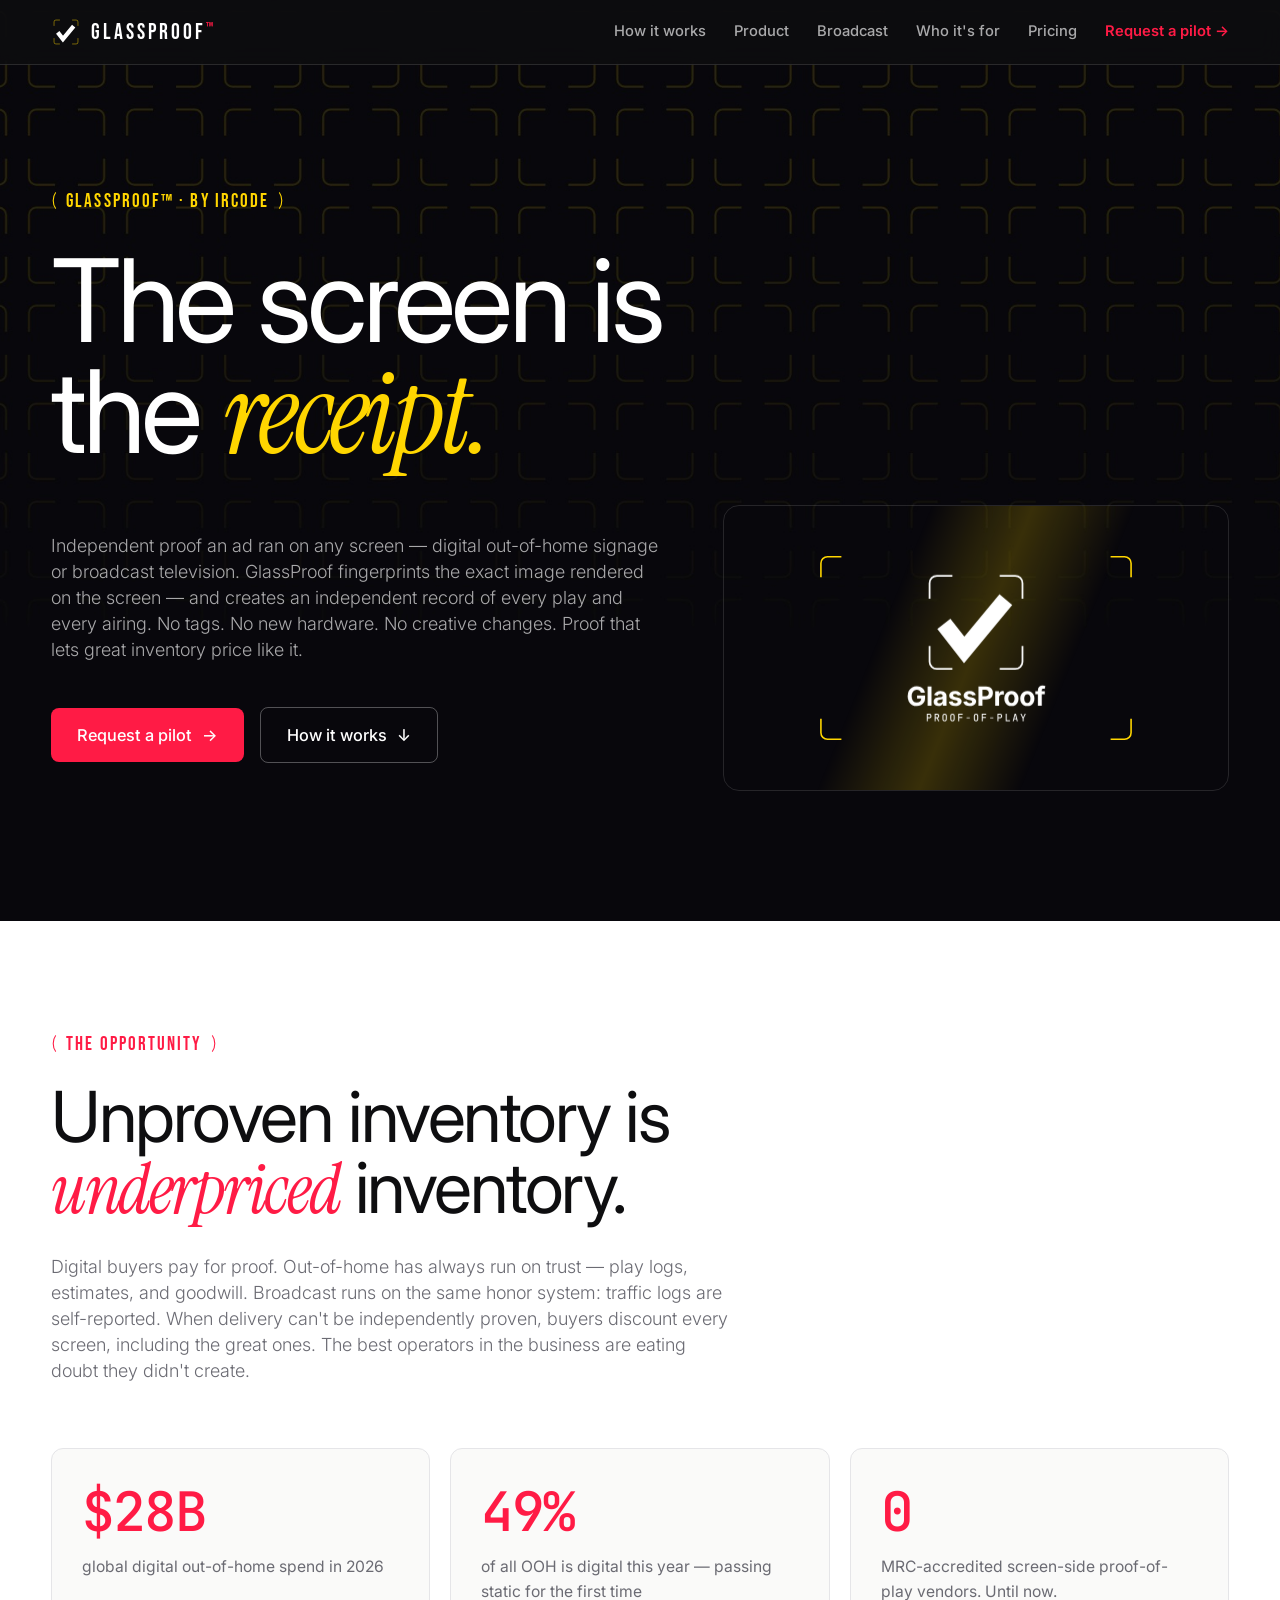
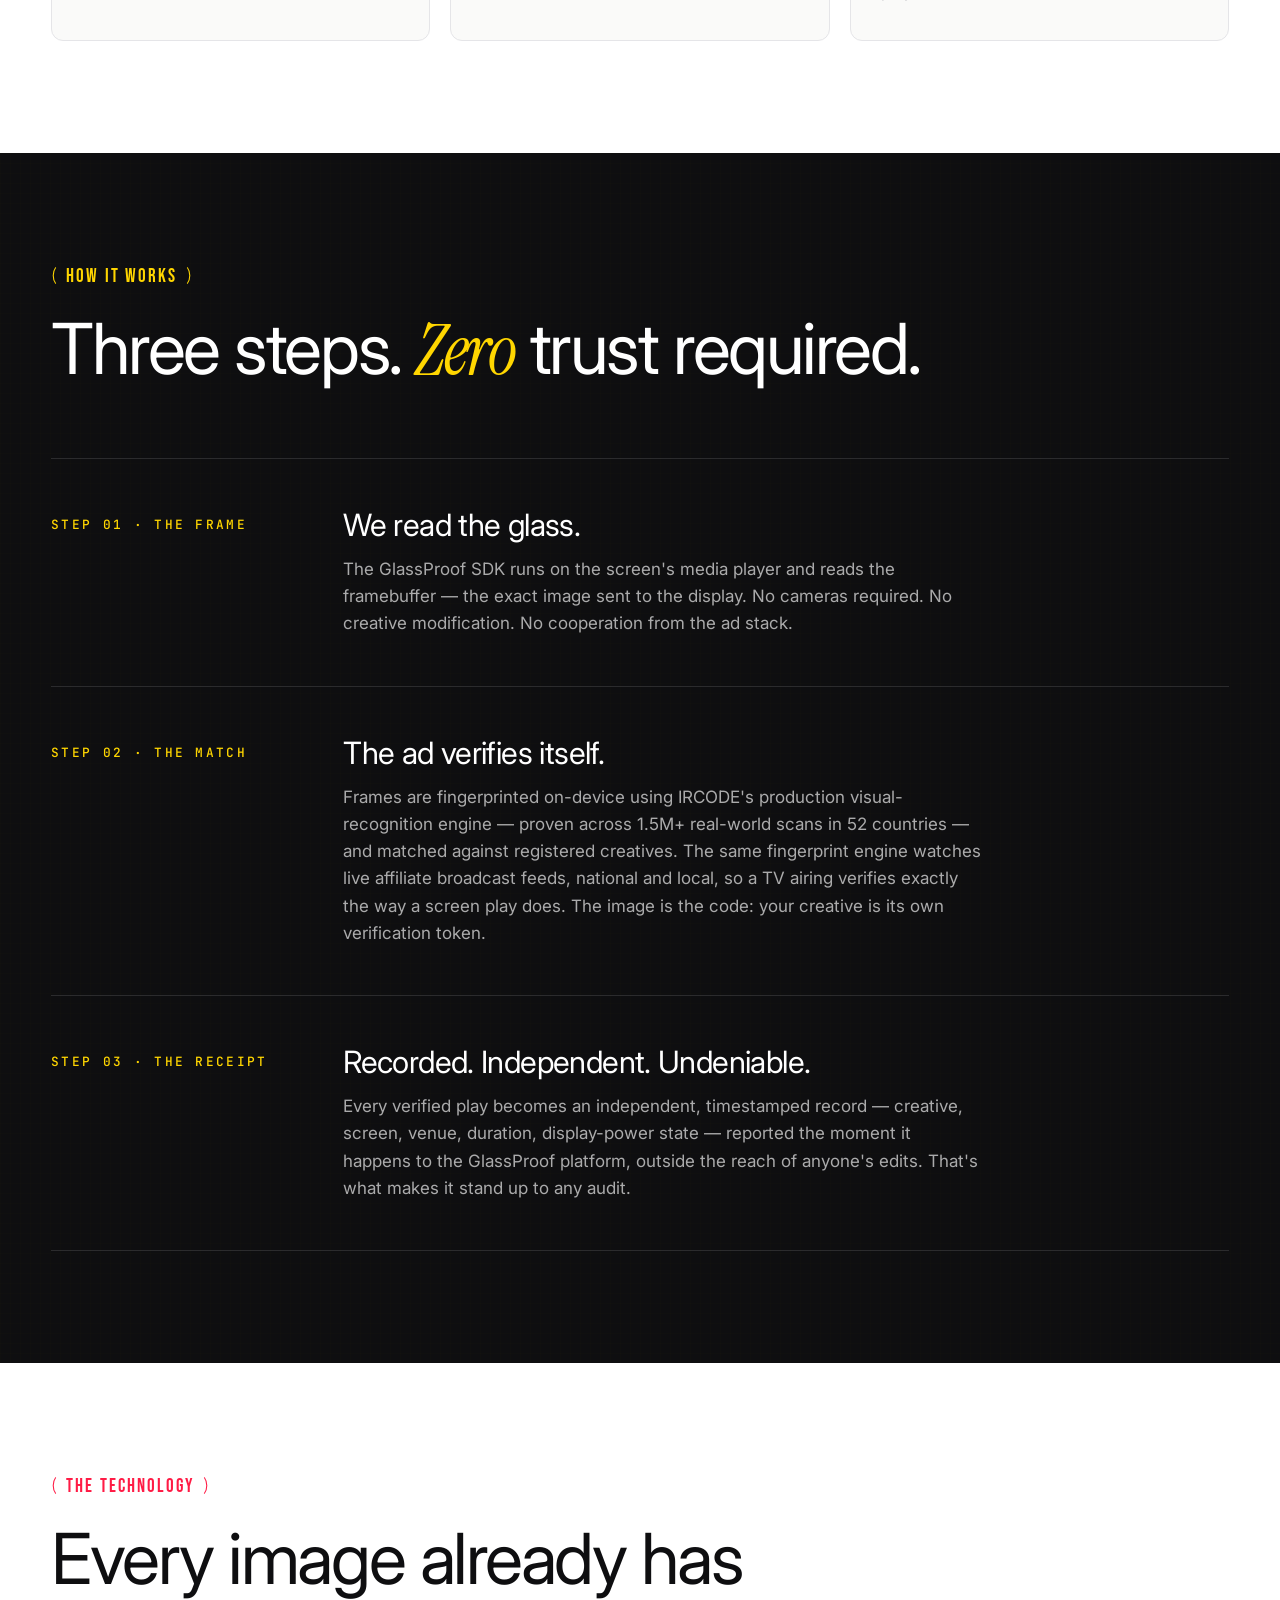
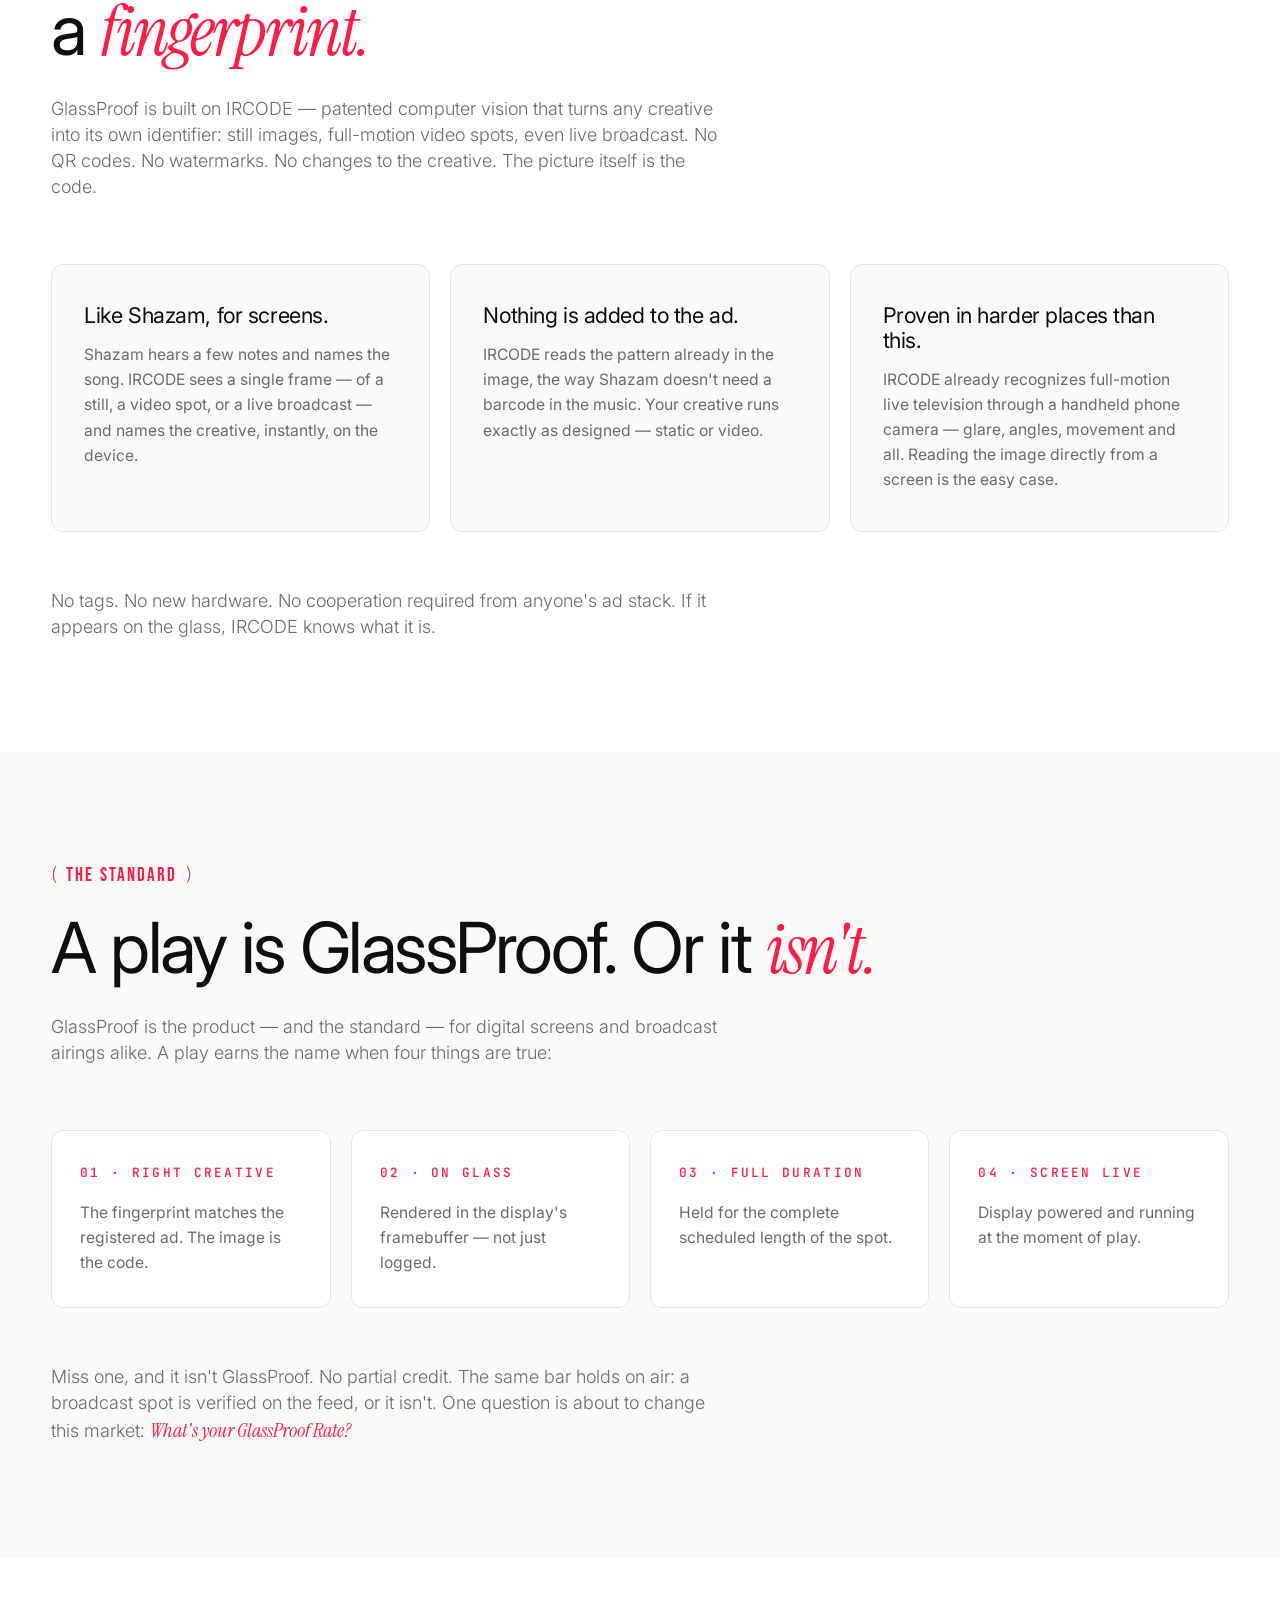
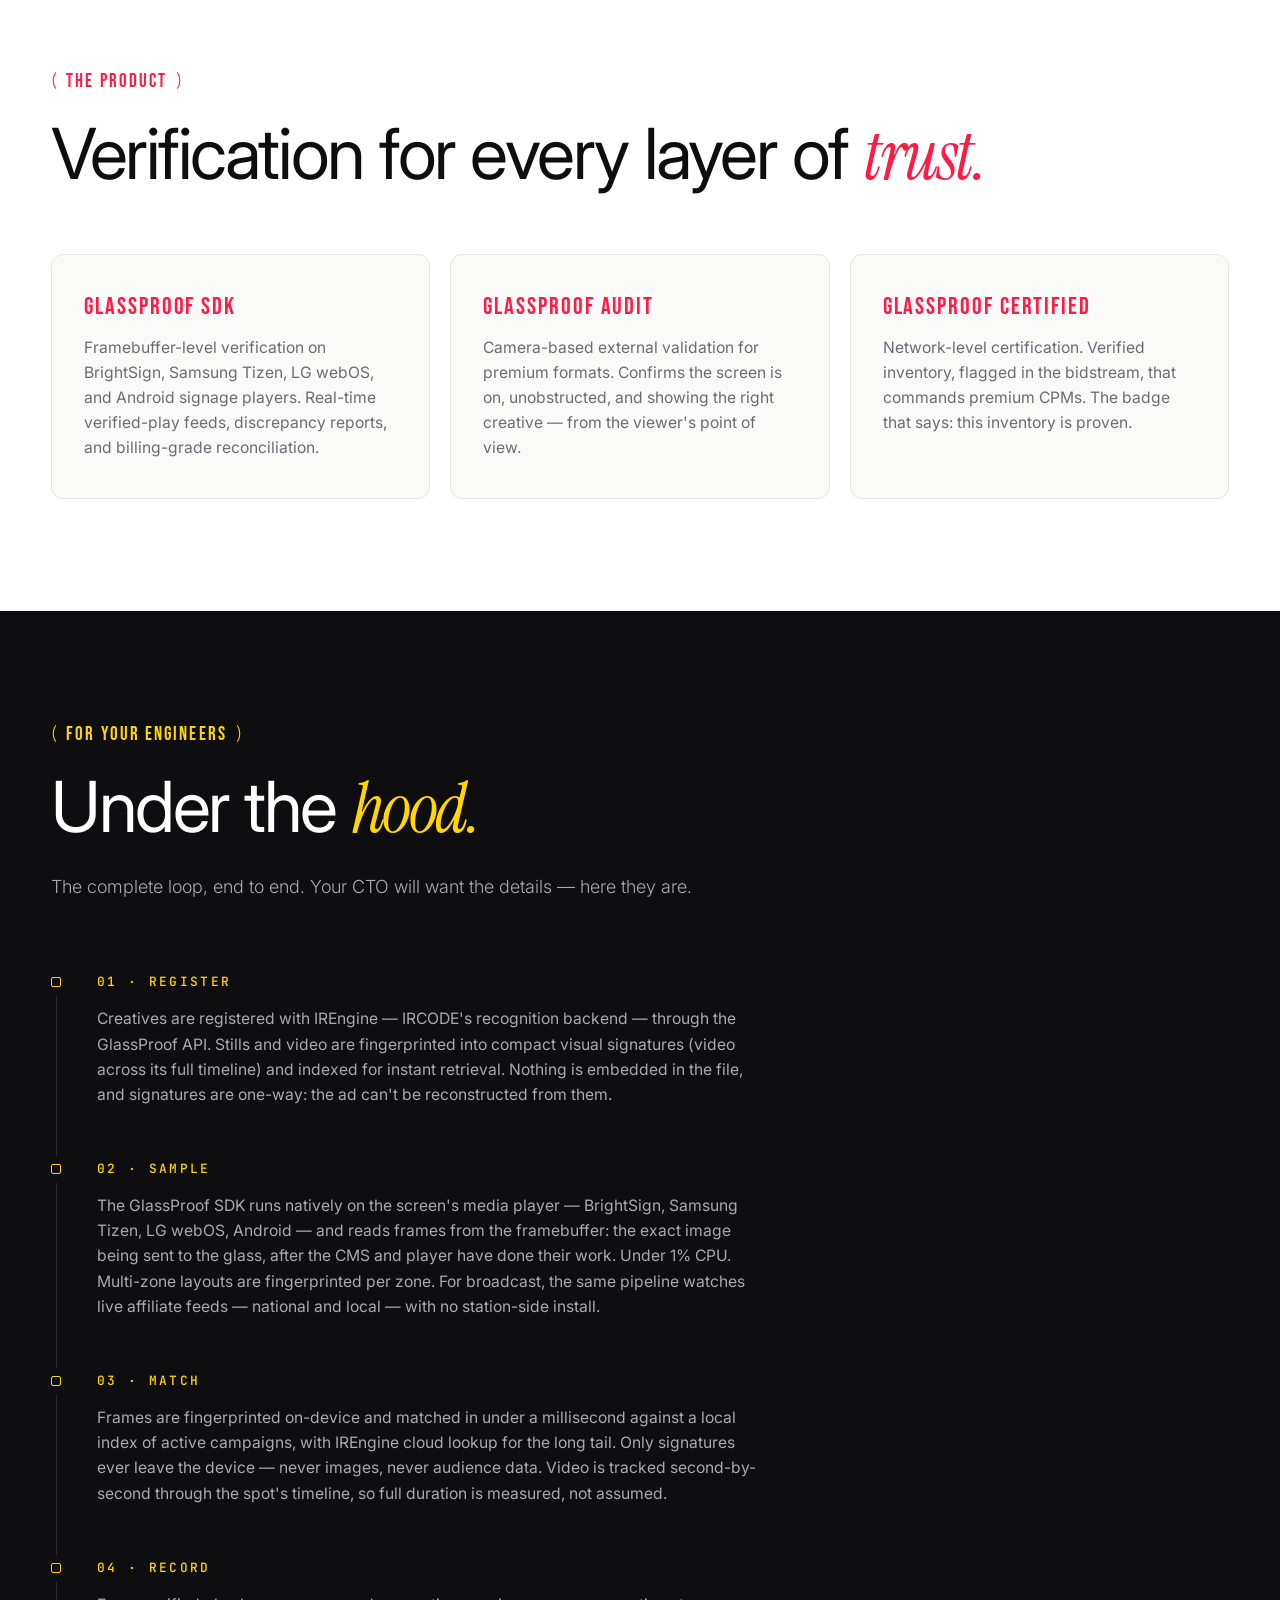
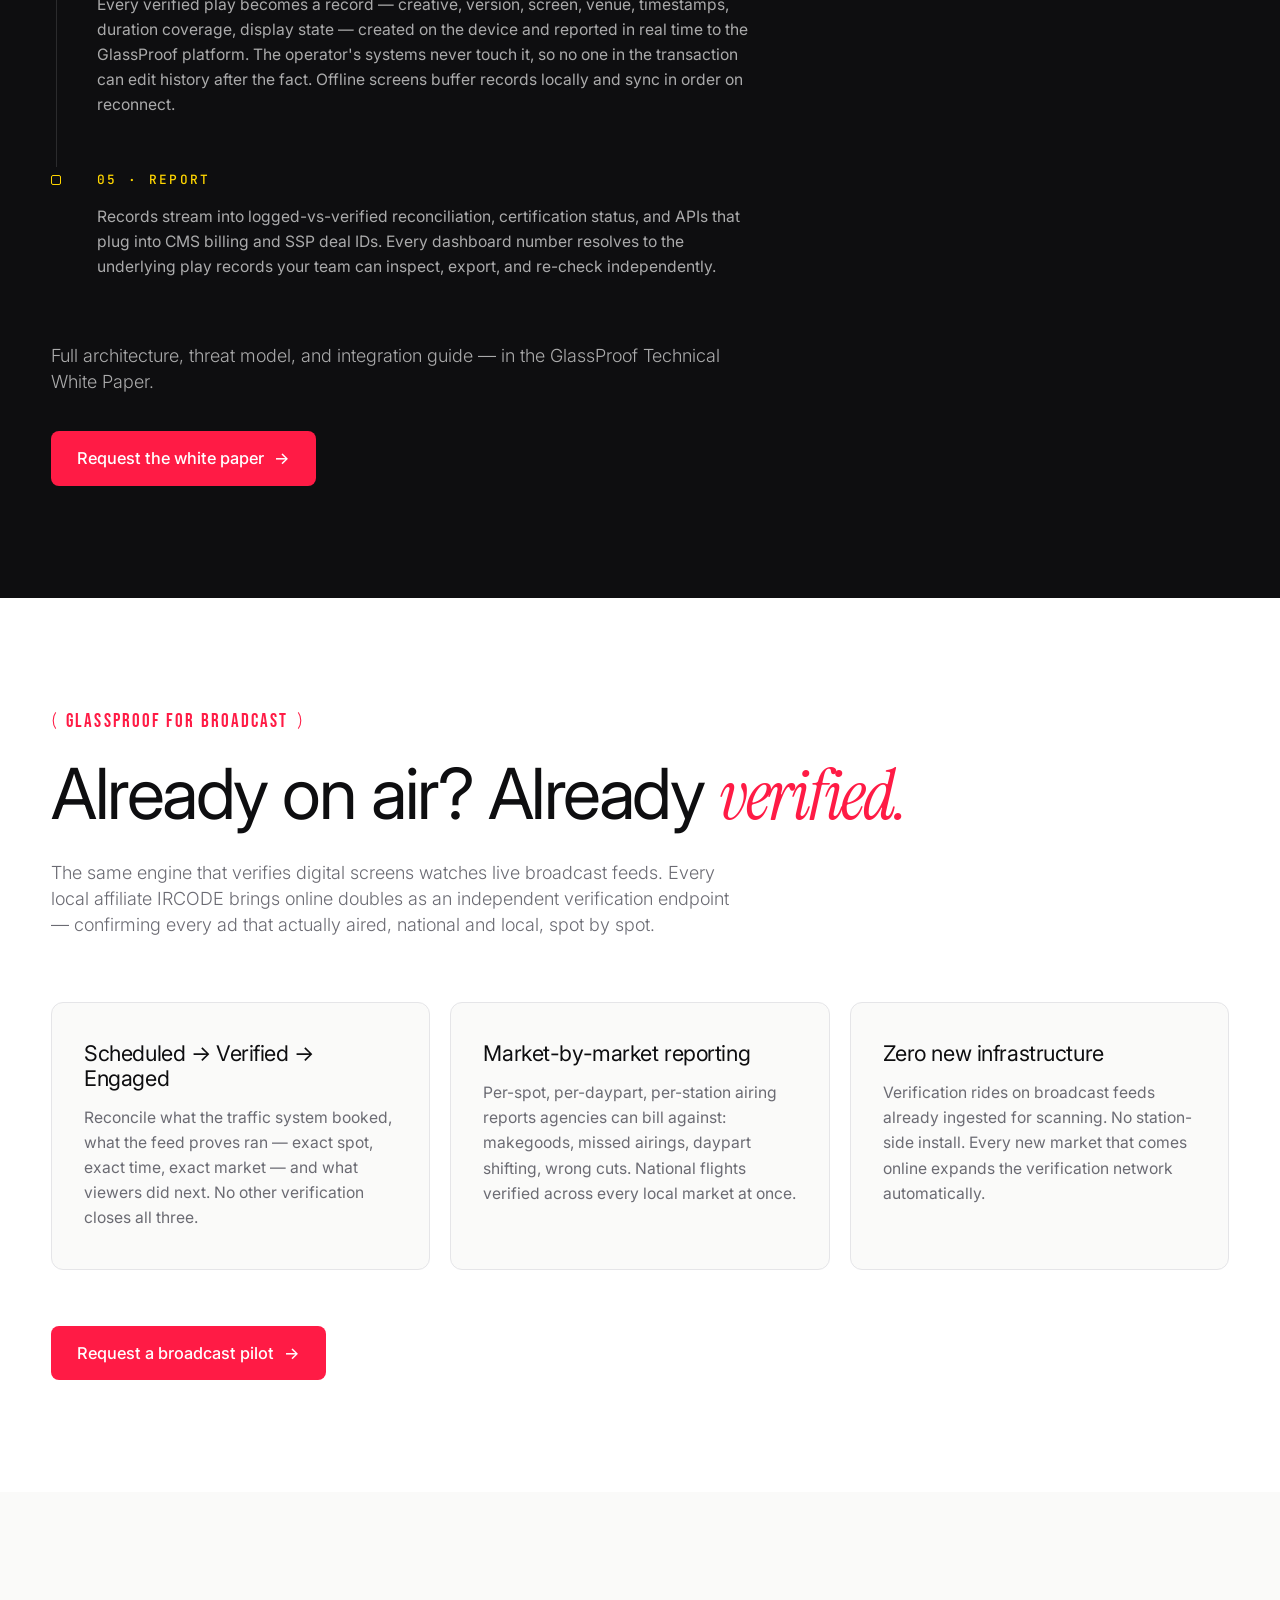
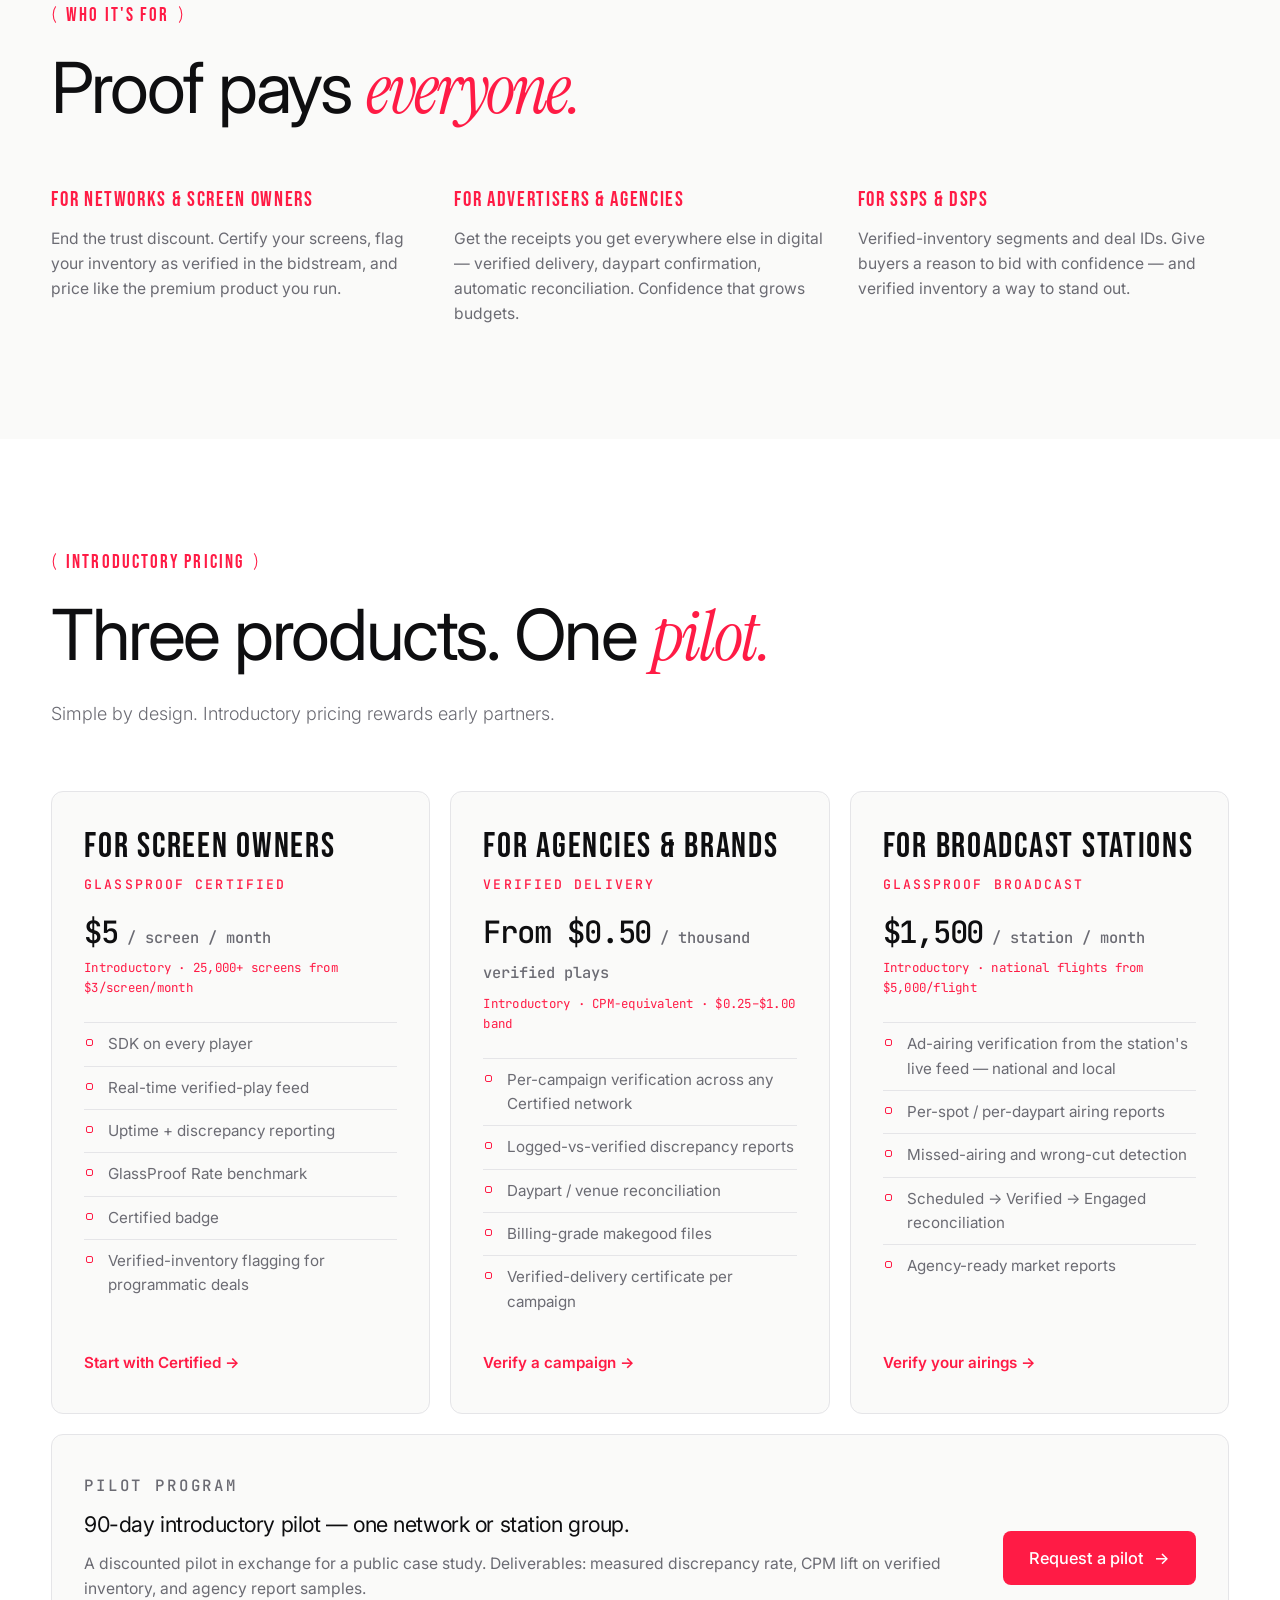
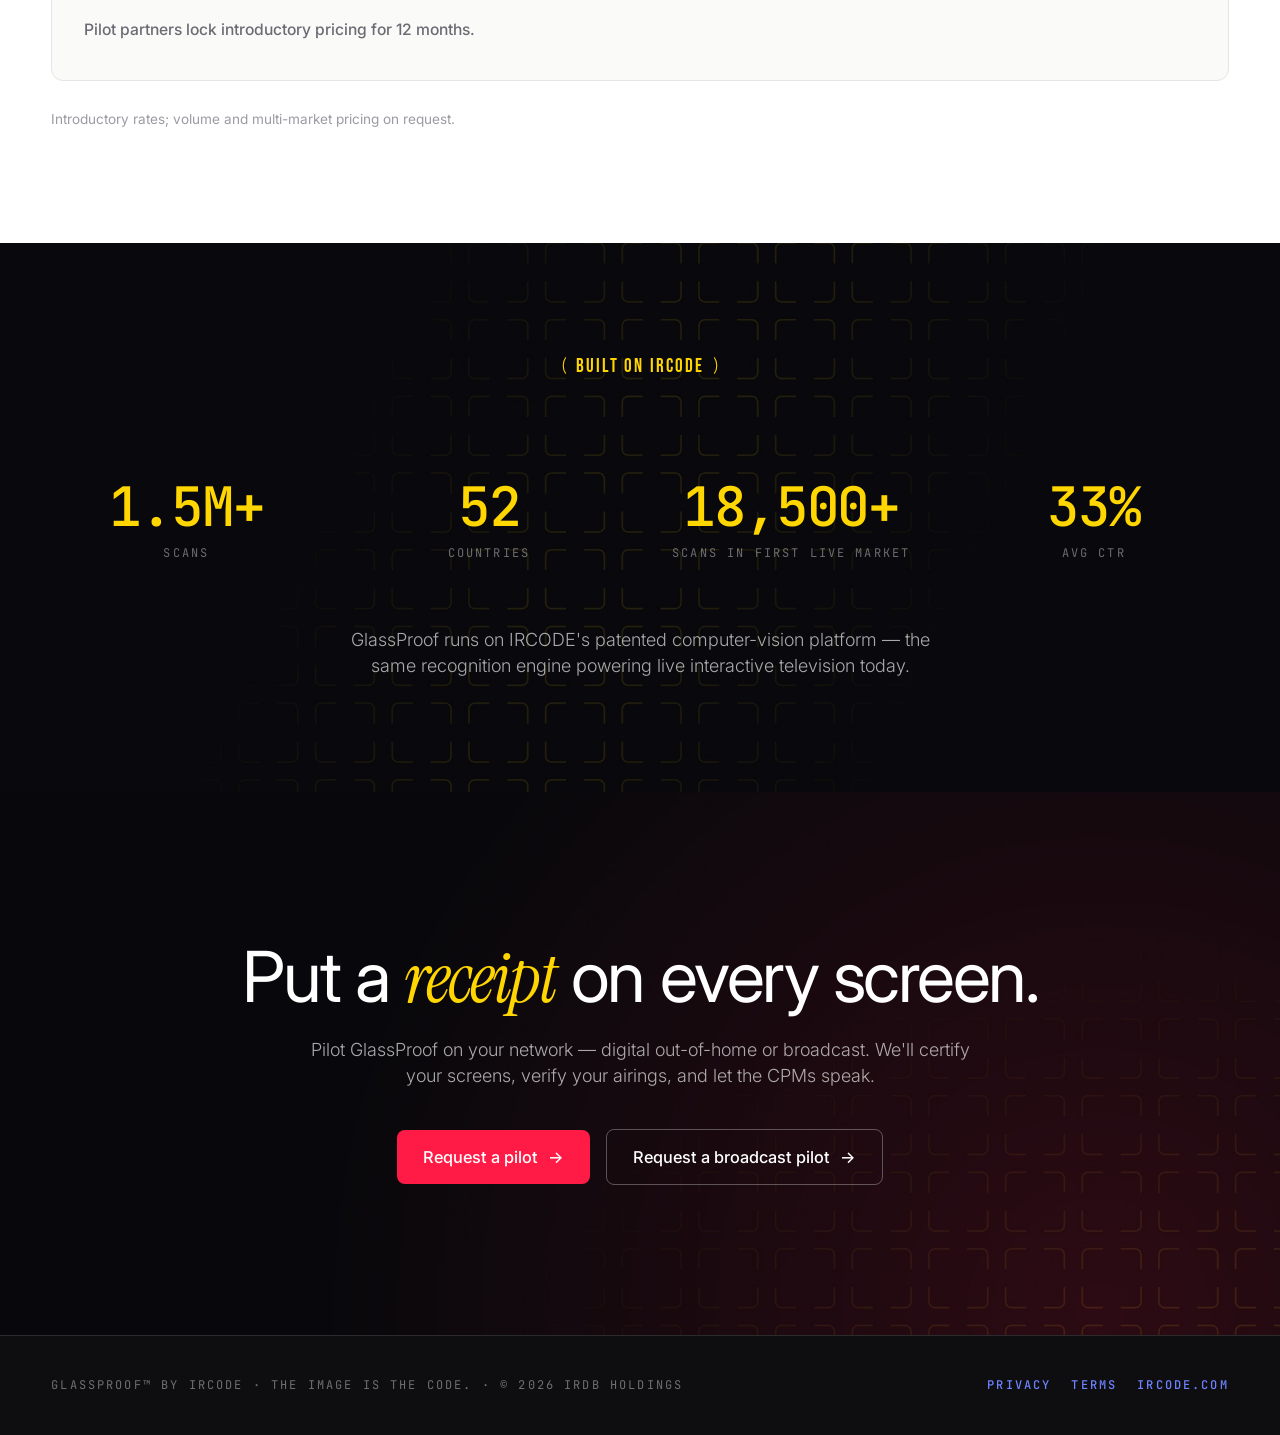
<file: index.html>
<!DOCTYPE html>
<html lang="en">
<head>
  <meta charset="UTF-8">
  <meta name="viewport" content="width=device-width, initial-scale=1.0">
  <title>GlassProof™ by IRCODE — DOOH Proof-of-Play &amp; Broadcast Television Ad Verification</title>
  <meta name="description" content="Independent ad verification for Digital Out-of-Home (DOOH) screens and broadcast television. GlassProof fingerprints the exact image on the screen — and creates an independent record of every play and every airing.">
  <meta property="og:title" content="GlassProof™ by IRCODE — DOOH Proof-of-Play &amp; Broadcast Television Ad Verification">
  <meta property="og:description" content="Independent ad verification for Digital Out-of-Home (DOOH) screens and broadcast television. No tags. No new hardware. No creative changes. Proof that lets great inventory price like it.">
  <meta property="og:type" content="website">
  <meta name="theme-color" content="#0E0E10">
  <link rel="icon" href="favicon.ico" sizes="32x32">
  <link rel="icon" type="image/png" sizes="16x16" href="assets/logo/glassproof-icon-16.png">
  <link rel="icon" type="image/png" sizes="32x32" href="assets/logo/glassproof-icon-32.png">
  <link rel="icon" type="image/png" sizes="192x192" href="assets/logo/glassproof-icon-192.png">
  <link rel="apple-touch-icon" href="assets/logo/glassproof-icon-512.png">
  <link rel="preconnect" href="https://fonts.googleapis.com">
  <link rel="preconnect" href="https://fonts.gstatic.com" crossorigin>
  <link href="https://fonts.googleapis.com/css2?family=Bebas+Neue&family=Inter:wght@300;400;500;600;700&family=Instrument+Serif:ital@0;1&family=JetBrains+Mono:wght@400;500;700&display=swap" rel="stylesheet">
  <link rel="stylesheet" href="styles.css">
  <script>document.documentElement.classList.add('js');</script>
</head>
<body>

  <!-- ─── Header ─────────────────────────────────────────── -->
  <header class="site-header">
    <div class="container header-inner">
      <a href="#top" class="wordmark" aria-label="GlassProof — back to top"><img class="wordmark-icon" src="assets/logo/glassproof-icon.svg" alt="" width="30" height="30"><span class="wm-txt">GLASSPROOF<span class="tm">™</span></span></a>
      <nav class="header-nav" aria-label="Primary">
        <a href="#how-it-works" class="nav-link">How it works</a>
        <a href="#product" class="nav-link">Product</a>
        <a href="#broadcast" class="nav-link">Broadcast</a>
        <a href="#who" class="nav-link">Who it's for</a>
        <a href="#pricing" class="nav-link">Pricing</a>
        <a href="mailto:bh@ircode.com?subject=GlassProof%20Pilot" class="nav-cta">Request a pilot <span class="arrow">→</span></a>
      </nav>
    </div>
  </header>

  <main id="top">

    <!-- ─── Hero ───────────────────────────────────────────── -->
    <section class="hero surface dark">
      <div class="hero-wash" aria-hidden="true"></div>
      <div class="container">
        <p class="eyebrow" data-reveal><svg class="pa" viewBox="0 0 7 22" fill="none" aria-hidden="true"><path d="M5.5 1 C1.5 6.5 1.5 15.5 5.5 21" stroke-width="1.4" stroke-linecap="round"/></svg><span class="txt">GLASSPROOF™ · BY IRCODE</span><svg class="pa" viewBox="0 0 7 22" fill="none" aria-hidden="true"><path d="M1.5 1 C5.5 6.5 5.5 15.5 1.5 21" stroke-width="1.4" stroke-linecap="round"/></svg></p>
        <h1 data-reveal>The screen is <br>the&nbsp;<em>receipt.</em></h1>
        <div class="hero-row">
          <div class="hero-copy">
            <p class="hero-sub" data-reveal>Independent proof an ad ran on any screen — digital out-of-home signage or broadcast television. GlassProof fingerprints the exact image rendered on the screen — and creates an independent record of every play and every airing. No tags. No new hardware. No creative changes. Proof that lets great inventory price like it.</p>
            <div class="cta-row" data-reveal>
              <a class="btn btn-primary" href="mailto:bh@ircode.com?subject=GlassProof%20Pilot">Request a pilot <span class="arrow">→</span></a>
              <a class="btn btn-ghost" href="#how-it-works">How it works <span class="arrow">↓</span></a>
            </div>
          </div>
          <figure class="hero-device" data-reveal aria-hidden="true">
            <img class="device-sweep" src="assets/scan-sweep_yellow_16x9.png" alt="" loading="eager">
            <span class="device-pulse"></span>
            <img class="device-logo" src="assets/logo/glassproof-logo-mono-white.svg" alt="" loading="eager">
            <span class="device-scan"></span>
            <img class="device-reticle" src="assets/reticle-frame_yellow_16x9.svg" alt="">
          </figure>
        </div>
      </div>
    </section>

    <!-- ─── Problem ────────────────────────────────────────── -->
    <section class="section section-problem surface">
      <div class="container">
        <p class="eyebrow" data-reveal><svg class="pa" viewBox="0 0 7 22" fill="none" aria-hidden="true"><path d="M5.5 1 C1.5 6.5 1.5 15.5 5.5 21" stroke-width="1.4" stroke-linecap="round"/></svg><span class="txt">The opportunity</span><svg class="pa" viewBox="0 0 7 22" fill="none" aria-hidden="true"><path d="M1.5 1 C5.5 6.5 5.5 15.5 1.5 21" stroke-width="1.4" stroke-linecap="round"/></svg></p>
        <h2 data-reveal>Unproven inventory is <em>underpriced</em>&nbsp;inventory.</h2>
        <p class="section-body" data-reveal>Digital buyers pay for proof. Out-of-home has always run on trust — play logs, estimates, and goodwill. Broadcast runs on the same honor system: traffic logs are self-reported. When delivery can't be independently proven, buyers discount every screen, including the great ones. The best operators in the business are eating doubt they didn't create.</p>
        <div class="stat-grid">
          <div class="stat-card" data-reveal>
            <p class="stat-number">$28B</p>
            <p class="stat-label">global digital out-of-home spend in 2026</p>
          </div>
          <div class="stat-card" data-reveal>
            <p class="stat-number">49%</p>
            <p class="stat-label">of all OOH is digital this year — passing static for the first time</p>
          </div>
          <div class="stat-card" data-reveal>
            <p class="stat-number">0</p>
            <p class="stat-label">MRC-accredited screen-side proof-of-play vendors. Until now.</p>
          </div>
        </div>
      </div>
    </section>

    <!-- ─── How it works ───────────────────────────────────── -->
    <section class="section section-how surface dark" id="how-it-works">
      <div class="container">
        <p class="eyebrow" data-reveal><svg class="pa" viewBox="0 0 7 22" fill="none" aria-hidden="true"><path d="M5.5 1 C1.5 6.5 1.5 15.5 5.5 21" stroke-width="1.4" stroke-linecap="round"/></svg><span class="txt">How it works</span><svg class="pa" viewBox="0 0 7 22" fill="none" aria-hidden="true"><path d="M1.5 1 C5.5 6.5 5.5 15.5 1.5 21" stroke-width="1.4" stroke-linecap="round"/></svg></p>
        <h2 data-reveal>Three steps. <em>Zero</em> trust&nbsp;required.</h2>
        <ol class="steps">
          <li class="step" data-reveal>
            <p class="step-label">Step 01 · The frame</p>
            <div class="step-body">
              <h3>We read the glass.</h3>
              <p>The GlassProof SDK runs on the screen's media player and reads the framebuffer — the exact image sent to the display. No cameras required. No creative modification. No cooperation from the ad stack.</p>
            </div>
          </li>
          <li class="step" data-reveal>
            <p class="step-label">Step 02 · The match</p>
            <div class="step-body">
              <h3>The ad verifies itself.</h3>
              <p>Frames are fingerprinted on-device using IRCODE's production visual-recognition engine — proven across 1.5M+ real-world scans in 52 countries — and matched against registered creatives. The same fingerprint engine watches live affiliate broadcast feeds, national and local, so a TV airing verifies exactly the way a screen play does. The image is the code: your creative is its own verification token.</p>
            </div>
          </li>
          <li class="step" data-reveal>
            <p class="step-label">Step 03 · The receipt</p>
            <div class="step-body">
              <h3>Recorded. Independent. Undeniable.</h3>
              <p>Every verified play becomes an independent, timestamped record — creative, screen, venue, duration, display-power state — reported the moment it happens to the GlassProof platform, outside the reach of anyone's edits. That's what makes it stand up to any&nbsp;audit.</p>
            </div>
          </li>
        </ol>
      </div>
    </section>

    <!-- ─── The technology ─────────────────────────────────── -->
    <section class="section section-tech surface" id="technology">
      <div class="container">
        <p class="eyebrow" data-reveal><svg class="pa" viewBox="0 0 7 22" fill="none" aria-hidden="true"><path d="M5.5 1 C1.5 6.5 1.5 15.5 5.5 21" stroke-width="1.4" stroke-linecap="round"/></svg><span class="txt">The technology</span><svg class="pa" viewBox="0 0 7 22" fill="none" aria-hidden="true"><path d="M1.5 1 C5.5 6.5 5.5 15.5 1.5 21" stroke-width="1.4" stroke-linecap="round"/></svg></p>
        <h2 data-reveal>Every image already has a&nbsp;<em>fingerprint.</em></h2>
        <p class="section-body" data-reveal>GlassProof is built on IRCODE — patented computer vision that turns any creative into its own identifier: still images, full-motion video spots, even live broadcast. No QR codes. No watermarks. No changes to the creative. The picture itself is the code.</p>
        <div class="tech-grid">
          <div class="tech-card" data-reveal>
            <h3>Like Shazam, for screens.</h3>
            <p>Shazam hears a few notes and names the song. IRCODE sees a single frame — of a still, a video spot, or a live broadcast — and names the creative, instantly, on the device.</p>
          </div>
          <div class="tech-card" data-reveal>
            <h3>Nothing is added to the ad.</h3>
            <p>IRCODE reads the pattern already in the image, the way Shazam doesn't need a barcode in the music. Your creative runs exactly as designed — static or video.</p>
          </div>
          <div class="tech-card" data-reveal>
            <h3>Proven in harder places than this.</h3>
            <p>IRCODE already recognizes full-motion live television through a handheld phone camera — glare, angles, movement and all. Reading the image directly from a screen is the easy case.</p>
          </div>
        </div>
        <p class="tech-closer" data-reveal>No tags. No new hardware. No cooperation required from anyone's ad stack. If it appears on the glass, IRCODE knows what it&nbsp;is.</p>
      </div>
    </section>

    <!-- ─── The standard ───────────────────────────────────── -->
    <section class="section section-standard surface bg2" id="standard">
      <div class="container">
        <p class="eyebrow" data-reveal><svg class="pa" viewBox="0 0 7 22" fill="none" aria-hidden="true"><path d="M5.5 1 C1.5 6.5 1.5 15.5 5.5 21" stroke-width="1.4" stroke-linecap="round"/></svg><span class="txt">The standard</span><svg class="pa" viewBox="0 0 7 22" fill="none" aria-hidden="true"><path d="M1.5 1 C5.5 6.5 5.5 15.5 1.5 21" stroke-width="1.4" stroke-linecap="round"/></svg></p>
        <h2 data-reveal>A play is GlassProof. Or it&nbsp;<em>isn't.</em></h2>
        <p class="section-body" data-reveal>GlassProof is the product — and the standard — for digital screens and broadcast airings alike. A play earns the name when four things are true:</p>
        <div class="cond-grid">
          <div class="cond-card" data-reveal>
            <p class="cond-label">01 · RIGHT CREATIVE</p>
            <p class="cond-copy">The fingerprint matches the registered ad. The image is the code.</p>
          </div>
          <div class="cond-card" data-reveal>
            <p class="cond-label">02 · ON GLASS</p>
            <p class="cond-copy">Rendered in the display's framebuffer — not just logged.</p>
          </div>
          <div class="cond-card" data-reveal>
            <p class="cond-label">03 · FULL DURATION</p>
            <p class="cond-copy">Held for the complete scheduled length of the spot.</p>
          </div>
          <div class="cond-card" data-reveal>
            <p class="cond-label">04 · SCREEN LIVE</p>
            <p class="cond-copy">Display powered and running at the moment of play.</p>
          </div>
        </div>
        <p class="standard-closer" data-reveal>Miss one, and it isn't GlassProof. No partial credit. The same bar holds on air: a broadcast spot is verified on the feed, or it isn't. One question is about to change this market: <em>What's your GlassProof&nbsp;Rate?</em></p>
      </div>
    </section>

    <!-- ─── Product tiers ──────────────────────────────────── -->
    <section class="section section-product surface" id="product">
      <div class="container">
        <p class="eyebrow" data-reveal><svg class="pa" viewBox="0 0 7 22" fill="none" aria-hidden="true"><path d="M5.5 1 C1.5 6.5 1.5 15.5 5.5 21" stroke-width="1.4" stroke-linecap="round"/></svg><span class="txt">The product</span><svg class="pa" viewBox="0 0 7 22" fill="none" aria-hidden="true"><path d="M1.5 1 C5.5 6.5 5.5 15.5 1.5 21" stroke-width="1.4" stroke-linecap="round"/></svg></p>
        <h2 data-reveal>Verification for every layer of&nbsp;<em>trust.</em></h2>
        <div class="card-grid">
          <div class="tier-card" data-reveal>
            <h3>GlassProof SDK</h3>
            <p>Framebuffer-level verification on BrightSign, Samsung Tizen, LG webOS, and Android signage players. Real-time verified-play feeds, discrepancy reports, and billing-grade reconciliation.</p>
          </div>
          <div class="tier-card" data-reveal>
            <h3>GlassProof Audit</h3>
            <p>Camera-based external validation for premium formats. Confirms the screen is on, unobstructed, and showing the right creative — from the viewer's point of view.</p>
          </div>
          <div class="tier-card" data-reveal>
            <h3>GlassProof Certified</h3>
            <p>Network-level certification. Verified inventory, flagged in the bidstream, that commands premium CPMs. The badge that says: this inventory is proven.</p>
          </div>
        </div>
      </div>
    </section>

    <!-- ─── Under the hood ─────────────────────────────────── -->
    <section class="section section-hood surface dark" id="under-the-hood">
      <div class="container">
        <p class="eyebrow" data-reveal><svg class="pa" viewBox="0 0 7 22" fill="none" aria-hidden="true"><path d="M5.5 1 C1.5 6.5 1.5 15.5 5.5 21" stroke-width="1.4" stroke-linecap="round"/></svg><span class="txt">For your engineers</span><svg class="pa" viewBox="0 0 7 22" fill="none" aria-hidden="true"><path d="M1.5 1 C5.5 6.5 5.5 15.5 1.5 21" stroke-width="1.4" stroke-linecap="round"/></svg></p>
        <h2 data-reveal>Under the&nbsp;<em>hood.</em></h2>
        <p class="section-body" data-reveal>The complete loop, end to end. Your CTO will want the details — here they&nbsp;are.</p>
        <ol class="hood-flow">
          <li class="hood-step" data-reveal>
            <p class="hood-label">01 · REGISTER</p>
            <p class="hood-copy">Creatives are registered with IREngine — IRCODE's recognition backend — through the GlassProof API. Stills and video are fingerprinted into compact visual signatures (video across its full timeline) and indexed for instant retrieval. Nothing is embedded in the file, and signatures are one-way: the ad can't be reconstructed from them.</p>
          </li>
          <li class="hood-step" data-reveal>
            <p class="hood-label">02 · SAMPLE</p>
            <p class="hood-copy">The GlassProof SDK runs natively on the screen's media player — BrightSign, Samsung Tizen, LG webOS, Android — and reads frames from the framebuffer: the exact image being sent to the glass, after the CMS and player have done their work. Under 1% CPU. Multi-zone layouts are fingerprinted per zone. For broadcast, the same pipeline watches live affiliate feeds — national and local — with no station-side install.</p>
          </li>
          <li class="hood-step" data-reveal>
            <p class="hood-label">03 · MATCH</p>
            <p class="hood-copy">Frames are fingerprinted on-device and matched in under a millisecond against a local index of active campaigns, with IREngine cloud lookup for the long tail. Only signatures ever leave the device — never images, never audience data. Video is tracked second-by-second through the spot's timeline, so full duration is measured, not assumed.</p>
          </li>
          <li class="hood-step" data-reveal>
            <p class="hood-label">04 · RECORD</p>
            <p class="hood-copy">Every verified play becomes a record — creative, version, screen, venue, timestamps, duration coverage, display state — created on the device and reported in real time to the GlassProof platform. The operator's systems never touch it, so no one in the transaction can edit history after the fact. Offline screens buffer records locally and sync in order on reconnect.</p>
          </li>
          <li class="hood-step" data-reveal>
            <p class="hood-label">05 · REPORT</p>
            <p class="hood-copy">Records stream into logged-vs-verified reconciliation, certification status, and APIs that plug into CMS billing and SSP deal IDs. Every dashboard number resolves to the underlying play records your team can inspect, export, and re-check independently.</p>
          </li>
        </ol>
        <p class="hood-closer" data-reveal>Full architecture, threat model, and integration guide — in the GlassProof Technical White&nbsp;Paper.</p>
        <div class="cta-row" data-reveal>
          <a class="btn btn-primary" href="mailto:bh@ircode.com?subject=GlassProof%20Technical%20White%20Paper">Request the white paper <span class="arrow">→</span></a>
        </div>
      </div>
    </section>

    <!-- ─── GlassProof for Broadcast ───────────────────────── -->
    <section class="section section-broadcast surface" id="broadcast">
      <div class="container">
        <p class="eyebrow" data-reveal><svg class="pa" viewBox="0 0 7 22" fill="none" aria-hidden="true"><path d="M5.5 1 C1.5 6.5 1.5 15.5 5.5 21" stroke-width="1.4" stroke-linecap="round"/></svg><span class="txt">GlassProof for Broadcast</span><svg class="pa" viewBox="0 0 7 22" fill="none" aria-hidden="true"><path d="M1.5 1 C5.5 6.5 5.5 15.5 1.5 21" stroke-width="1.4" stroke-linecap="round"/></svg></p>
        <h2 data-reveal>Already on air? Already&nbsp;<em>verified.</em></h2>
        <p class="section-body" data-reveal>The same engine that verifies digital screens watches live broadcast feeds. Every local affiliate IRCODE brings online doubles as an independent verification endpoint — confirming every ad that actually aired, national and local, spot by&nbsp;spot.</p>
        <div class="bcast-grid">
          <div class="bcast-card" data-reveal>
            <h3>Scheduled → Verified → Engaged</h3>
            <p>Reconcile what the traffic system booked, what the feed proves ran — exact spot, exact time, exact market — and what viewers did next. No other verification closes all three.</p>
          </div>
          <div class="bcast-card" data-reveal>
            <h3>Market-by-market reporting</h3>
            <p>Per-spot, per-daypart, per-station airing reports agencies can bill against: makegoods, missed airings, daypart shifting, wrong cuts. National flights verified across every local market at once.</p>
          </div>
          <div class="bcast-card" data-reveal>
            <h3>Zero new infrastructure</h3>
            <p>Verification rides on broadcast feeds already ingested for scanning. No station-side install. Every new market that comes online expands the verification network automatically.</p>
          </div>
        </div>
        <div class="cta-row" data-reveal>
          <a class="btn btn-primary" href="mailto:bh@ircode.com?subject=GlassProof%20Broadcast%20Pilot">Request a broadcast pilot <span class="arrow">→</span></a>
        </div>
      </div>
    </section>

    <!-- ─── Who it's for ───────────────────────────────────── -->
    <section class="section section-who surface bg2" id="who">
      <div class="container">
        <p class="eyebrow" data-reveal><svg class="pa" viewBox="0 0 7 22" fill="none" aria-hidden="true"><path d="M5.5 1 C1.5 6.5 1.5 15.5 5.5 21" stroke-width="1.4" stroke-linecap="round"/></svg><span class="txt">Who it's for</span><svg class="pa" viewBox="0 0 7 22" fill="none" aria-hidden="true"><path d="M1.5 1 C5.5 6.5 5.5 15.5 1.5 21" stroke-width="1.4" stroke-linecap="round"/></svg></p>
        <h2 data-reveal>Proof pays&nbsp;<em>everyone.</em></h2>
        <div class="who-grid">
          <div class="who-col" data-reveal>
            <h3>For networks &amp; screen owners</h3>
            <p>End the trust discount. Certify your screens, flag your inventory as verified in the bidstream, and price like the premium product you run.</p>
          </div>
          <div class="who-col" data-reveal>
            <h3>For advertisers &amp; agencies</h3>
            <p>Get the receipts you get everywhere else in digital — verified delivery, daypart confirmation, automatic reconciliation. Confidence that grows budgets.</p>
          </div>
          <div class="who-col" data-reveal>
            <h3>For SSPs &amp; DSPs</h3>
            <p>Verified-inventory segments and deal IDs. Give buyers a reason to bid with confidence — and verified inventory a way to stand out.</p>
          </div>
        </div>
      </div>
    </section>

    <!-- ─── Introductory pricing ───────────────────────────── -->
    <section class="section section-pricing surface" id="pricing">
      <div class="container">
        <p class="eyebrow" data-reveal><svg class="pa" viewBox="0 0 7 22" fill="none" aria-hidden="true"><path d="M5.5 1 C1.5 6.5 1.5 15.5 5.5 21" stroke-width="1.4" stroke-linecap="round"/></svg><span class="txt">Introductory pricing</span><svg class="pa" viewBox="0 0 7 22" fill="none" aria-hidden="true"><path d="M1.5 1 C5.5 6.5 5.5 15.5 1.5 21" stroke-width="1.4" stroke-linecap="round"/></svg></p>
        <h2 data-reveal>Three products. One&nbsp;<em>pilot.</em></h2>
        <p class="section-body" data-reveal>Simple by design. Introductory pricing rewards early partners.</p>
        <div class="price-grid">
          <div class="price-card" data-reveal>
            <h3 class="price-aud">FOR SCREEN OWNERS</h3>
            <p class="price-product">GlassProof Certified</p>
            <p class="price-amount">$5<span class="price-unit"> / screen / month</span></p>
            <p class="price-note">Introductory · 25,000+ screens from $3/screen/month</p>
            <ul class="price-includes">
              <li>SDK on every player</li>
              <li>Real-time verified-play feed</li>
              <li>Uptime + discrepancy reporting</li>
              <li>GlassProof Rate benchmark</li>
              <li>Certified badge</li>
              <li>Verified-inventory flagging for programmatic deals</li>
            </ul>
            <a class="price-cta" href="mailto:bh@ircode.com?subject=GlassProof%20Certified">Start with Certified <span class="arrow">→</span></a>
          </div>
          <div class="price-card" data-reveal>
            <h3 class="price-aud">FOR AGENCIES &amp; BRANDS</h3>
            <p class="price-product">Verified Delivery</p>
            <p class="price-amount">From $0.50<span class="price-unit"> / thousand verified plays</span></p>
            <p class="price-note">Introductory · CPM-equivalent · $0.25–$1.00 band</p>
            <ul class="price-includes">
              <li>Per-campaign verification across any Certified network</li>
              <li>Logged-vs-verified discrepancy reports</li>
              <li>Daypart / venue reconciliation</li>
              <li>Billing-grade makegood files</li>
              <li>Verified-delivery certificate per campaign</li>
            </ul>
            <a class="price-cta" href="mailto:bh@ircode.com?subject=GlassProof%20Verified%20Delivery">Verify a campaign <span class="arrow">→</span></a>
          </div>
          <div class="price-card" data-reveal>
            <h3 class="price-aud">FOR BROADCAST STATIONS</h3>
            <p class="price-product">GlassProof Broadcast</p>
            <p class="price-amount">$1,500<span class="price-unit"> / station / month</span></p>
            <p class="price-note">Introductory · national flights from $5,000/flight</p>
            <ul class="price-includes">
              <li>Ad-airing verification from the station's live feed — national and local</li>
              <li>Per-spot / per-daypart airing reports</li>
              <li>Missed-airing and wrong-cut detection</li>
              <li>Scheduled → Verified → Engaged reconciliation</li>
              <li>Agency-ready market reports</li>
            </ul>
            <a class="price-cta" href="mailto:bh@ircode.com?subject=GlassProof%20Broadcast%20Pilot">Verify your airings <span class="arrow">→</span></a>
          </div>
        </div>
        <div class="pilot-banner" data-reveal>
          <div class="pilot-copy">
            <p class="pilot-label">Pilot program</p>
            <h3>90-day introductory pilot — one network or station group.</h3>
            <p>A discounted pilot in exchange for a public case study. Deliverables: measured discrepancy rate, CPM lift on verified inventory, and agency report samples.</p>
            <p class="pilot-lock">Pilot partners lock introductory pricing for 12&nbsp;months.</p>
          </div>
          <a class="btn btn-primary" href="mailto:bh@ircode.com?subject=GlassProof%20Pilot">Request a pilot <span class="arrow">→</span></a>
        </div>
        <p class="price-footnote" data-reveal>Introductory rates; volume and multi-market pricing on request.</p>
      </div>
    </section>

    <!-- ─── Proof band ─────────────────────────────────────── -->
    <section class="section section-proof surface dark">
      <div class="container">
        <p class="eyebrow" data-reveal><svg class="pa" viewBox="0 0 7 22" fill="none" aria-hidden="true"><path d="M5.5 1 C1.5 6.5 1.5 15.5 5.5 21" stroke-width="1.4" stroke-linecap="round"/></svg><span class="txt">Built on IRCODE</span><svg class="pa" viewBox="0 0 7 22" fill="none" aria-hidden="true"><path d="M1.5 1 C5.5 6.5 5.5 15.5 1.5 21" stroke-width="1.4" stroke-linecap="round"/></svg></p>
        <div class="proof-stats">
          <div class="proof-stat" data-reveal>
            <p class="stat-number">1.5M+</p>
            <p class="stat-label">scans</p>
          </div>
          <div class="proof-stat" data-reveal>
            <p class="stat-number">52</p>
            <p class="stat-label">countries</p>
          </div>
          <div class="proof-stat" data-reveal>
            <p class="stat-number">18,500+</p>
            <p class="stat-label">scans in first live market</p>
          </div>
          <div class="proof-stat" data-reveal>
            <p class="stat-number">33%</p>
            <p class="stat-label">avg CTR</p>
          </div>
        </div>
        <p class="proof-line" data-reveal>GlassProof runs on IRCODE's patented computer-vision platform — the same recognition engine powering live interactive television today.</p>
      </div>
    </section>

    <!-- ─── Final CTA ──────────────────────────────────────── -->
    <section class="section section-final surface dark">
      <div class="container">
        <h2 data-reveal>Put a <em>receipt</em> on every&nbsp;screen.</h2>
        <p class="section-body" data-reveal>Pilot GlassProof on your network — digital out-of-home or broadcast. We'll certify your screens, verify your airings, and let the CPMs speak.</p>
        <div class="cta-row cta-center" data-reveal>
          <a class="btn btn-primary" href="mailto:bh@ircode.com?subject=GlassProof%20Pilot">Request a pilot <span class="arrow">→</span></a>
          <a class="btn btn-ghost" href="mailto:bh@ircode.com?subject=GlassProof%20Broadcast%20Pilot">Request a broadcast pilot <span class="arrow">→</span></a>
        </div>
      </div>
    </section>

  </main>

  <!-- ─── Footer ─────────────────────────────────────────── -->
  <footer class="site-footer surface dark">
    <div class="container footer-inner">
      <p>GLASSPROOF™ by IRCODE · The image is the code. · © 2026 IRDB Holdings</p>
      <nav class="footer-links" aria-label="Legal">
        <a href="privacy.html" class="footer-link">Privacy</a>
        <a href="terms.html" class="footer-link">Terms</a>
        <a href="https://ircode.com" class="footer-link">ircode.com</a>
      </nav>
    </div>
  </footer>

  <script src="reveal.js" defer></script>
</body>
</html>
</file>
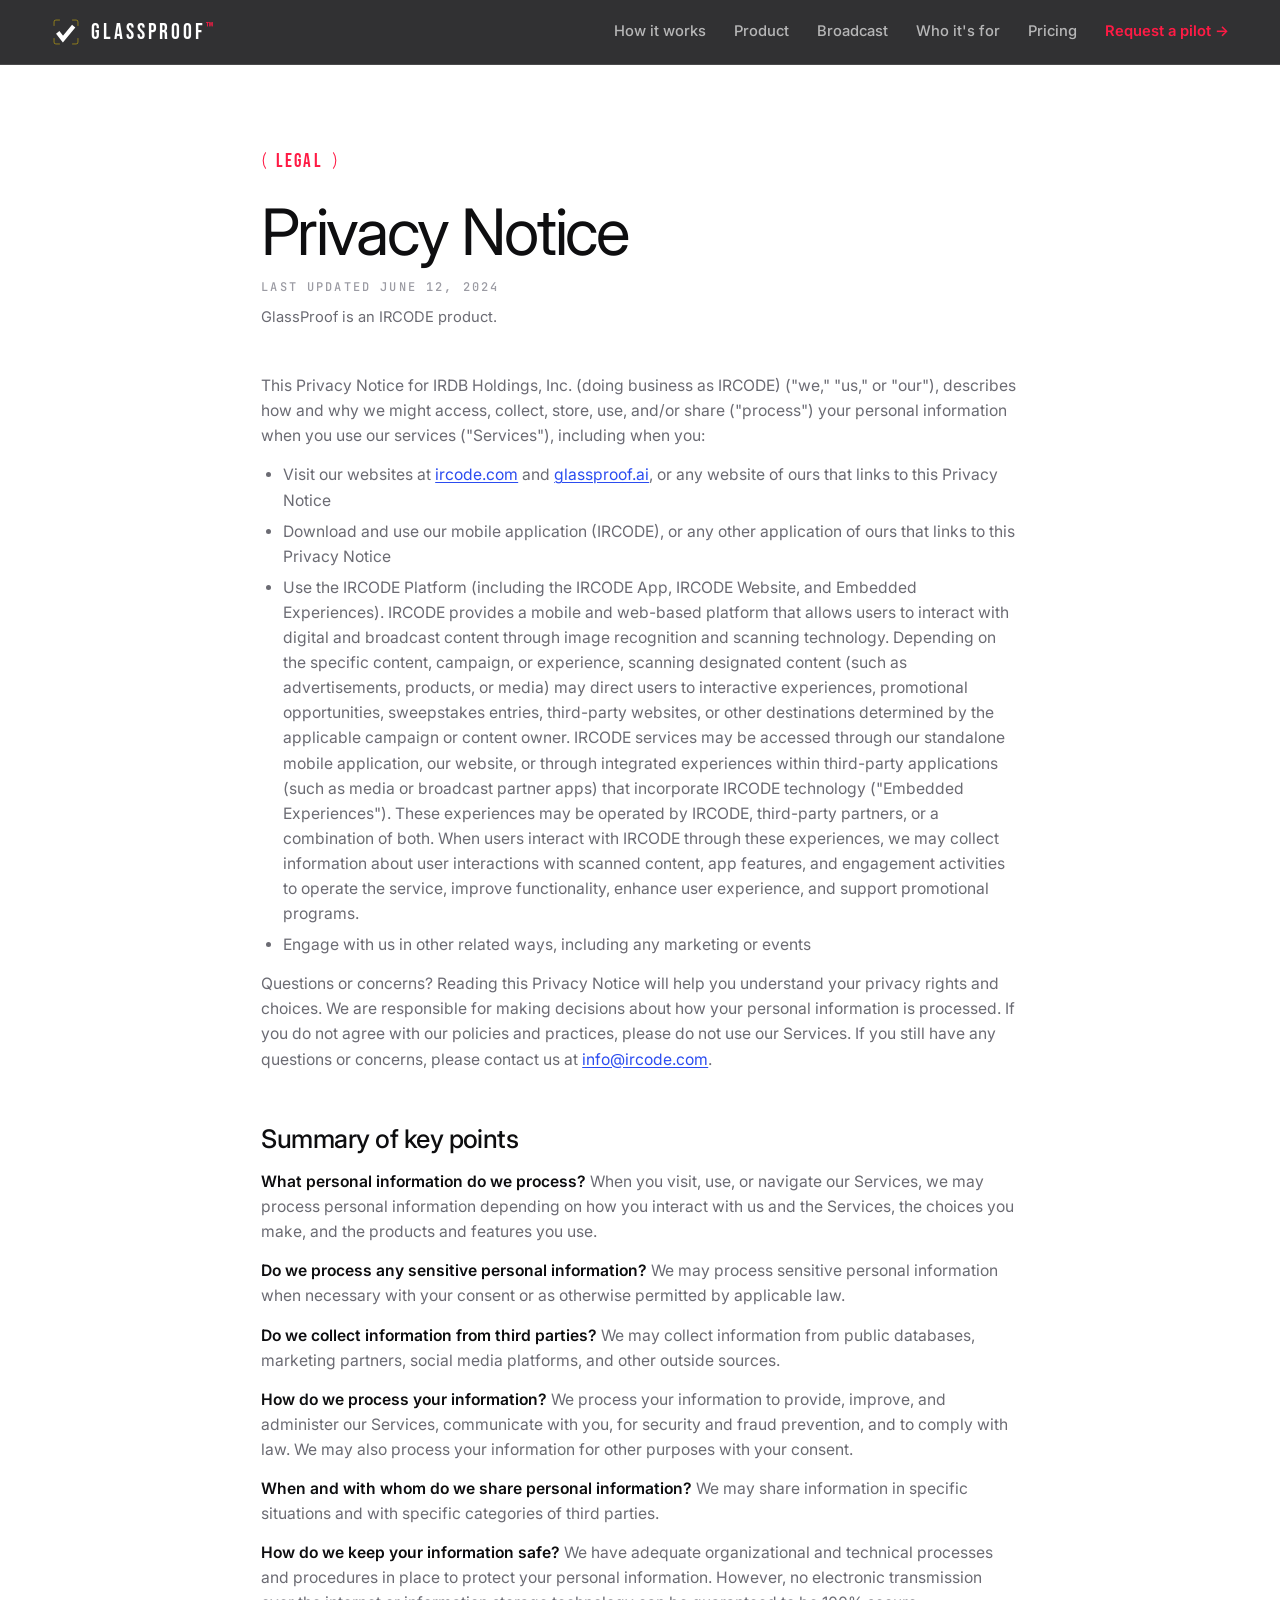
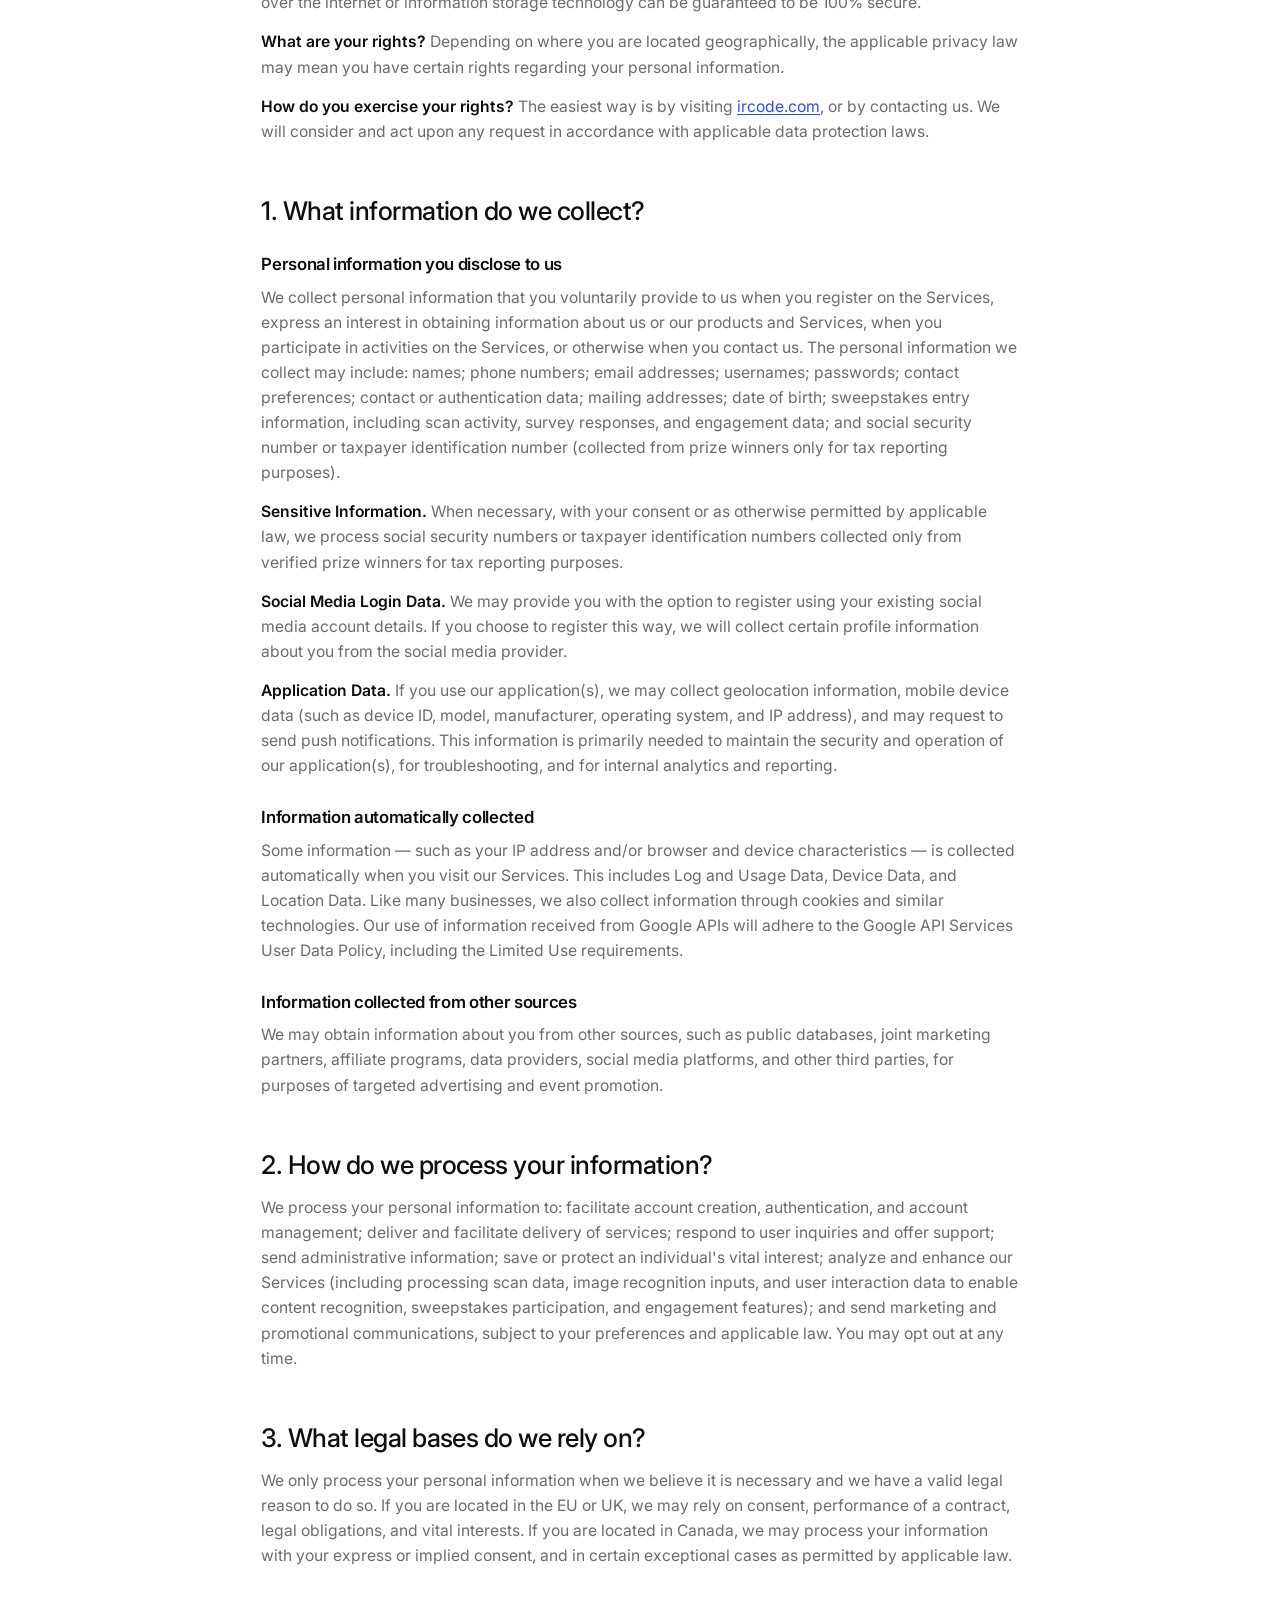
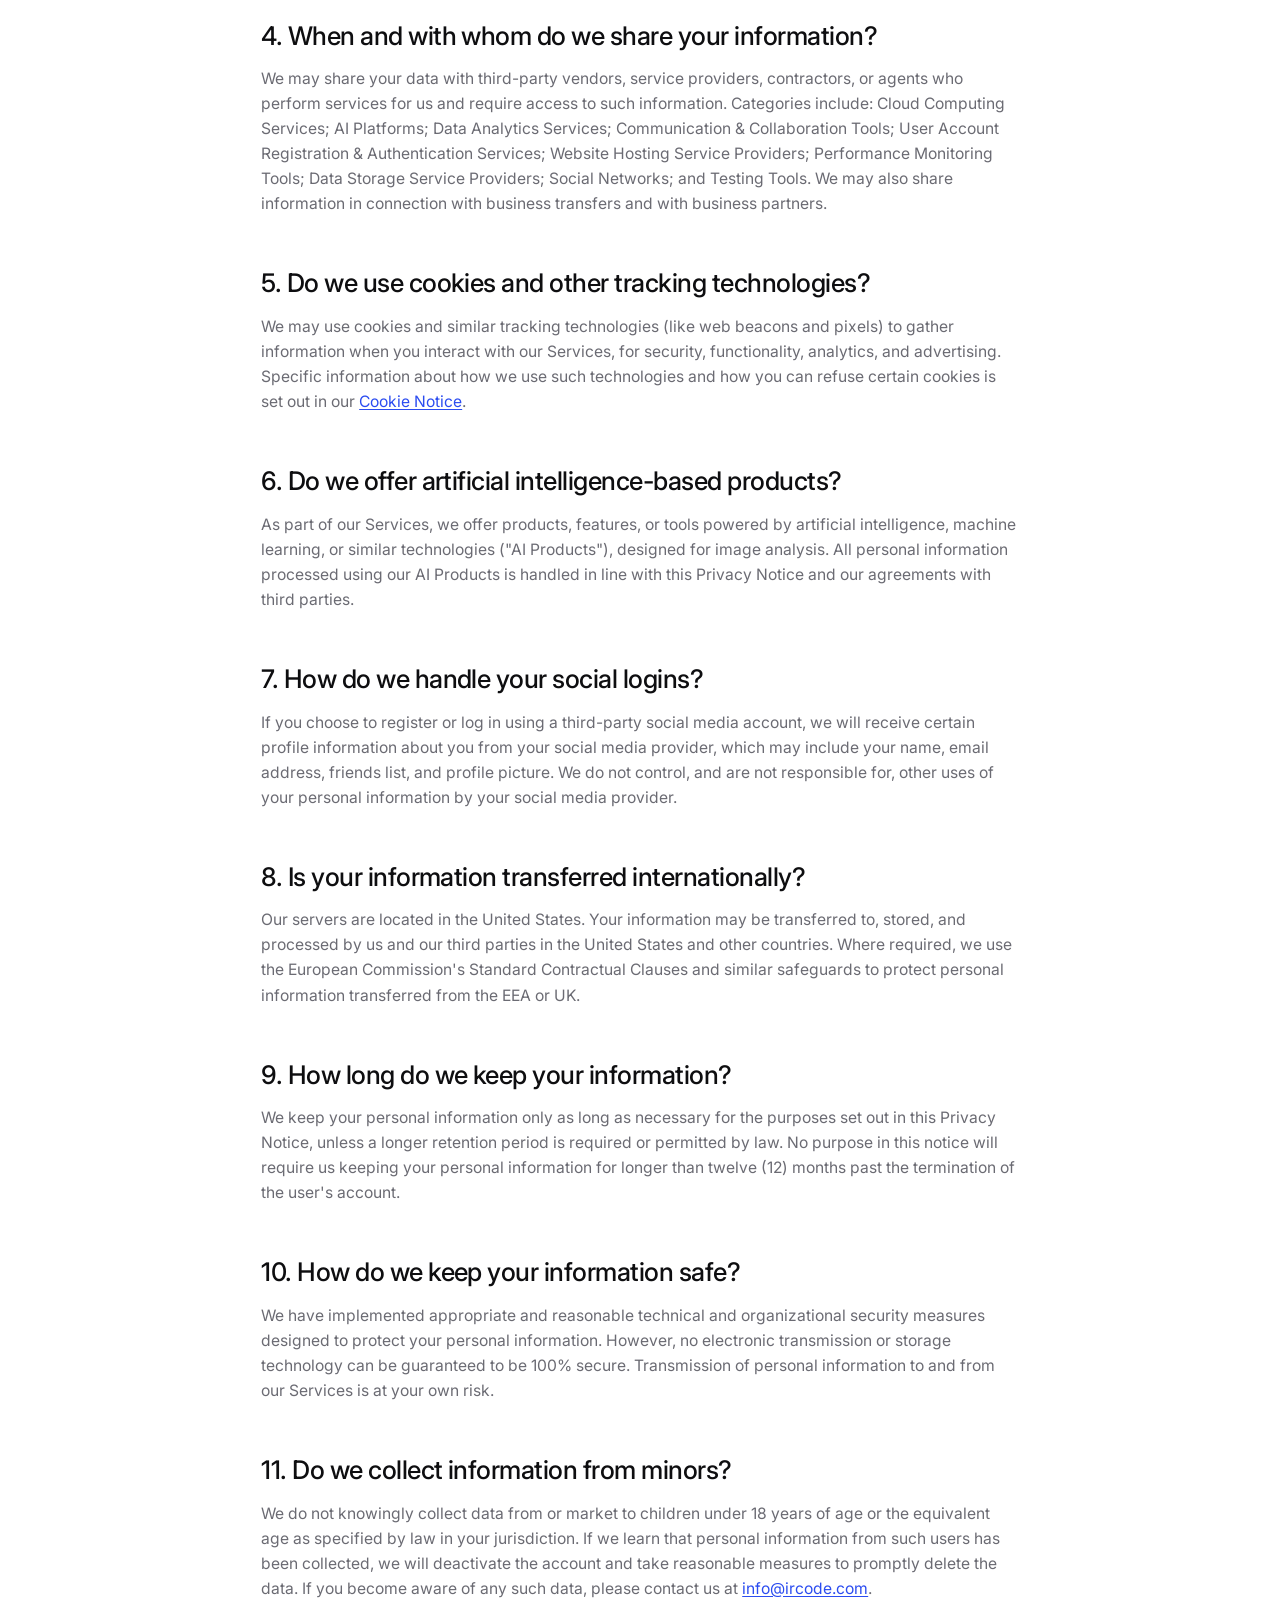
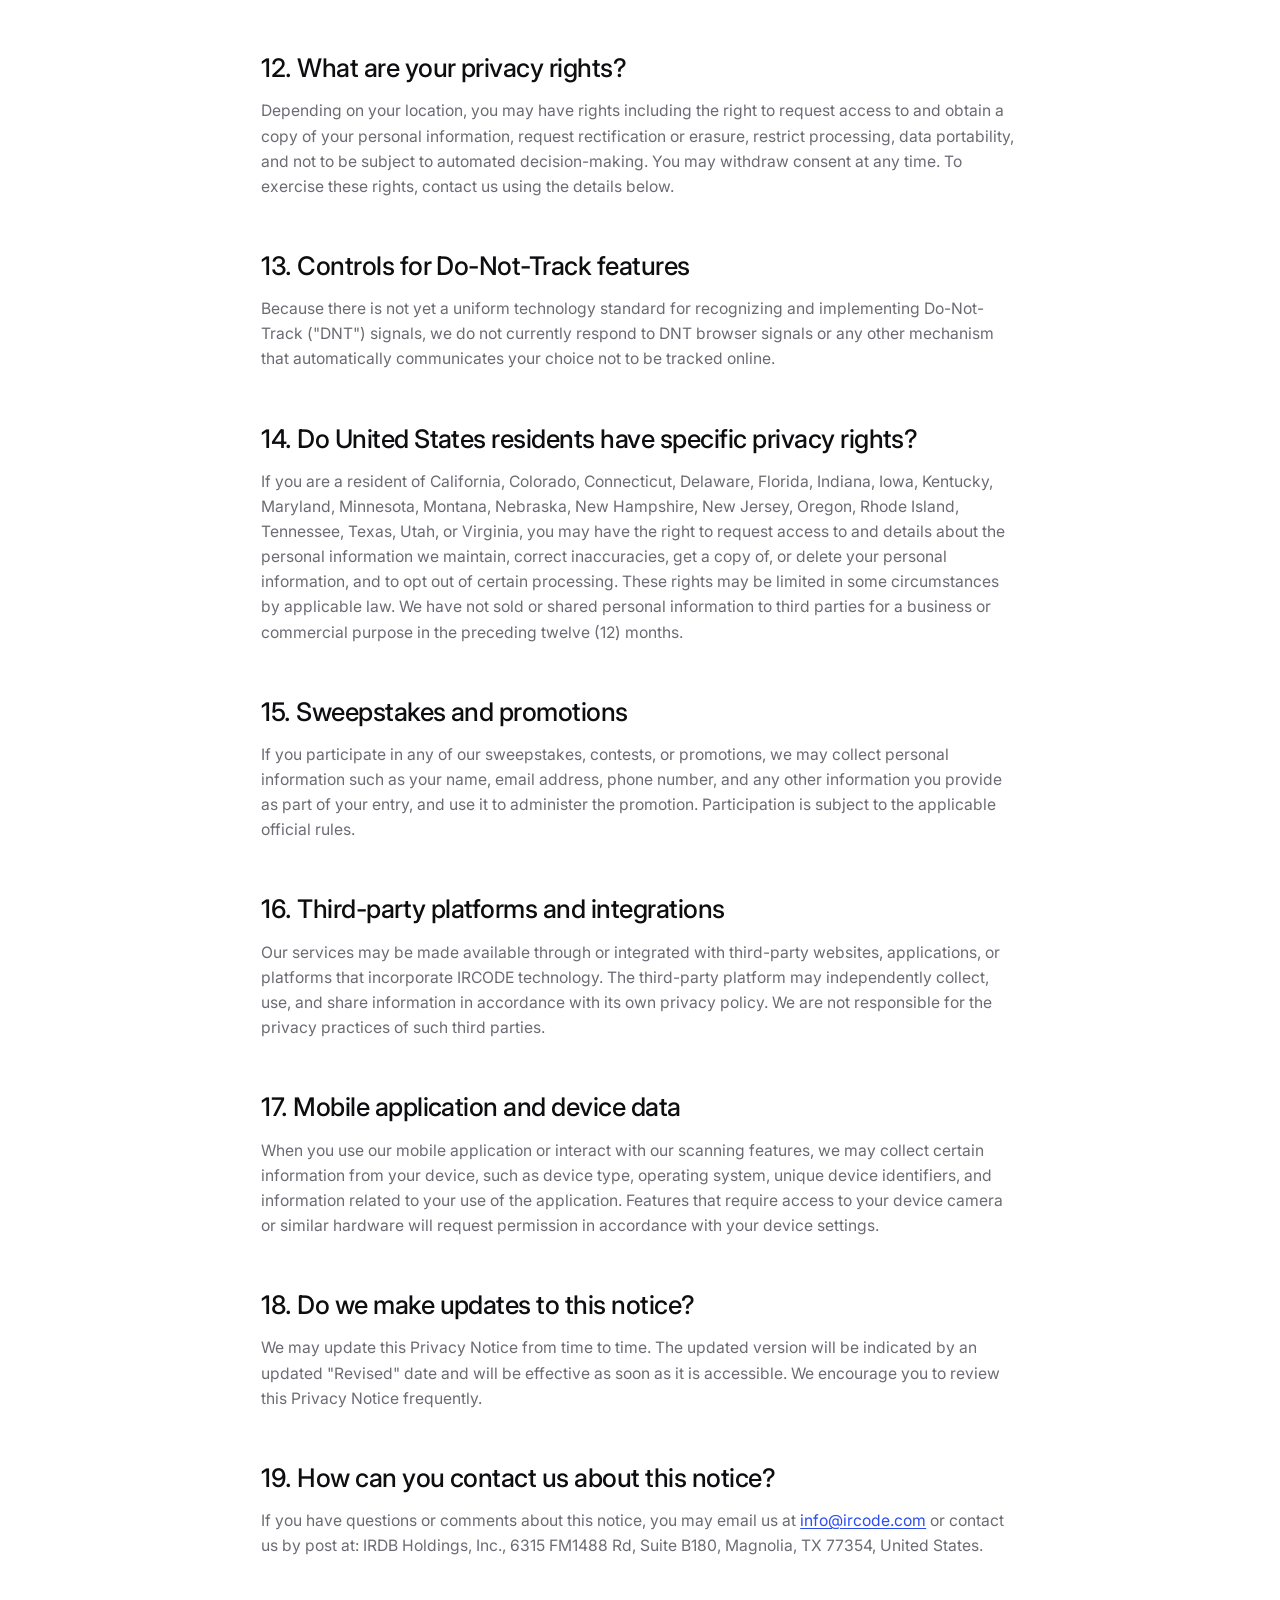
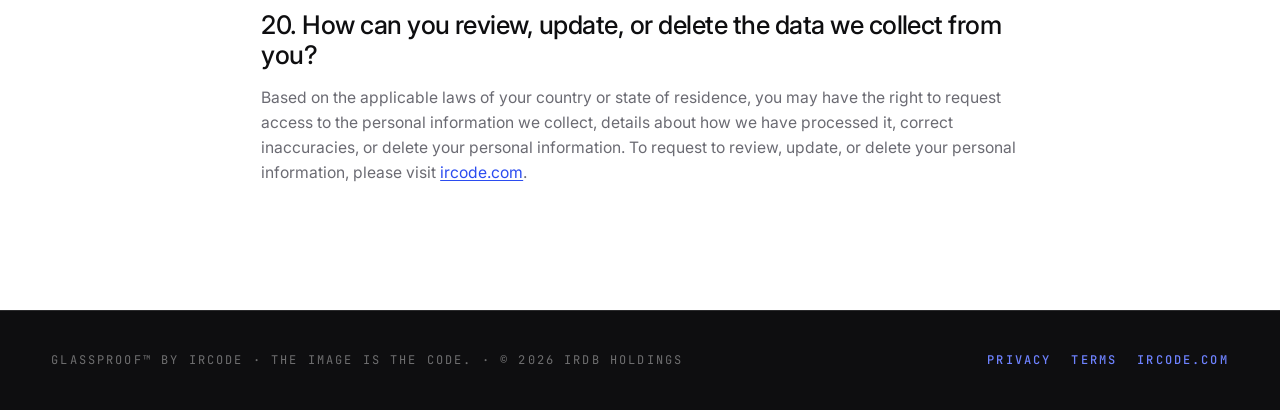
<file: privacy.html>
<!DOCTYPE html>
<html lang="en">
<head>
  <meta charset="UTF-8">
  <meta name="viewport" content="width=device-width, initial-scale=1.0">
  <title>Privacy Notice — GlassProof™ by IRCODE</title>
  <meta name="description" content="Privacy Notice for IRDB Holdings, Inc. (doing business as IRCODE) — covering GlassProof and all IRCODE services.">
  <meta name="theme-color" content="#0E0E10">
  <link rel="icon" href="favicon.ico" sizes="32x32">
  <link rel="icon" type="image/png" sizes="16x16" href="assets/logo/glassproof-icon-16.png">
  <link rel="icon" type="image/png" sizes="32x32" href="assets/logo/glassproof-icon-32.png">
  <link rel="icon" type="image/png" sizes="192x192" href="assets/logo/glassproof-icon-192.png">
  <link rel="apple-touch-icon" href="assets/logo/glassproof-icon-512.png">
  <link rel="preconnect" href="https://fonts.googleapis.com">
  <link rel="preconnect" href="https://fonts.gstatic.com" crossorigin>
  <link href="https://fonts.googleapis.com/css2?family=Bebas+Neue&family=Inter:wght@300;400;500;600;700&family=Instrument+Serif:ital@0;1&family=JetBrains+Mono:wght@400;500;700&display=swap" rel="stylesheet">
  <link rel="stylesheet" href="styles.css">
</head>
<body>

  <!-- ─── Header ─────────────────────────────────────────── -->
  <header class="site-header">
    <div class="container header-inner">
      <a href="index.html" class="wordmark" aria-label="GlassProof — home"><img class="wordmark-icon" src="assets/logo/glassproof-icon.svg" alt="" width="30" height="30"><span class="wm-txt">GLASSPROOF<span class="tm">™</span></span></a>
      <nav class="header-nav" aria-label="Primary">
        <a href="index.html#how-it-works" class="nav-link">How it works</a>
        <a href="index.html#product" class="nav-link">Product</a>
        <a href="index.html#broadcast" class="nav-link">Broadcast</a>
        <a href="index.html#who" class="nav-link">Who it's for</a>
        <a href="index.html#pricing" class="nav-link">Pricing</a>
        <a href="mailto:bh@ircode.com?subject=GlassProof%20Pilot" class="nav-cta">Request a pilot <span class="arrow">→</span></a>
      </nav>
    </div>
  </header>

  <main id="top">
    <section class="section legal-page surface">
      <div class="container legal-container">
        <p class="eyebrow"><svg class="pa" viewBox="0 0 7 22" fill="none" aria-hidden="true"><path d="M5.5 1 C1.5 6.5 1.5 15.5 5.5 21" stroke-width="1.4" stroke-linecap="round"/></svg><span class="txt">Legal</span><svg class="pa" viewBox="0 0 7 22" fill="none" aria-hidden="true"><path d="M1.5 1 C5.5 6.5 5.5 15.5 1.5 21" stroke-width="1.4" stroke-linecap="round"/></svg></p>
        <h1 class="legal-title">Privacy Notice</h1>
        <p class="legal-date">Last updated June 12, 2024</p>
        <p class="legal-note">GlassProof is an IRCODE product.</p>
        <div class="legal-body">
<p>This Privacy Notice for IRDB Holdings, Inc. (doing business as IRCODE) (&quot;we,&quot; &quot;us,&quot; or &quot;our&quot;), describes how and why we might access, collect, store, use, and/or share (&quot;process&quot;) your personal information when you use our services (&quot;Services&quot;), including when you:</p><ul><li>Visit our websites at <a href="https://ircode.com">ircode.com</a> and <a href="https://glassproof.ai">glassproof.ai</a>, or any website of ours that links to this Privacy Notice</li><li>Download and use our mobile application (IRCODE), or any other application of ours that links to this Privacy Notice</li><li>Use the IRCODE Platform (including the IRCODE App, IRCODE Website, and Embedded Experiences). IRCODE provides a mobile and web-based platform that allows users to interact with digital and broadcast content through image recognition and scanning technology. Depending on the specific content, campaign, or experience, scanning designated content (such as advertisements, products, or media) may direct users to interactive experiences, promotional opportunities, sweepstakes entries, third-party websites, or other destinations determined by the applicable campaign or content owner. IRCODE services may be accessed through our standalone mobile application, our website, or through integrated experiences within third-party applications (such as media or broadcast partner apps) that incorporate IRCODE technology (&quot;Embedded Experiences&quot;). These experiences may be operated by IRCODE, third-party partners, or a combination of both. When users interact with IRCODE through these experiences, we may collect information about user interactions with scanned content, app features, and engagement activities to operate the service, improve functionality, enhance user experience, and support promotional programs.</li><li>Engage with us in other related ways, including any marketing or events</li></ul><p>Questions or concerns? Reading this Privacy Notice will help you understand your privacy rights and choices. We are responsible for making decisions about how your personal information is processed. If you do not agree with our policies and practices, please do not use our Services. If you still have any questions or concerns, please contact us at <a href="mailto:info@ircode.com">info@ircode.com</a>.</p><h2>Summary of key points</h2><p><strong>What personal information do we process?</strong> When you visit, use, or navigate our Services, we may process personal information depending on how you interact with us and the Services, the choices you make, and the products and features you use.</p><p><strong>Do we process any sensitive personal information?</strong> We may process sensitive personal information when necessary with your consent or as otherwise permitted by applicable law.</p><p><strong>Do we collect information from third parties?</strong> We may collect information from public databases, marketing partners, social media platforms, and other outside sources.</p><p><strong>How do we process your information?</strong> We process your information to provide, improve, and administer our Services, communicate with you, for security and fraud prevention, and to comply with law. We may also process your information for other purposes with your consent.</p><p><strong>When and with whom do we share personal information?</strong> We may share information in specific situations and with specific categories of third parties.</p><p><strong>How do we keep your information safe?</strong> We have adequate organizational and technical processes and procedures in place to protect your personal information. However, no electronic transmission over the internet or information storage technology can be guaranteed to be 100% secure.</p><p><strong>What are your rights?</strong> Depending on where you are located geographically, the applicable privacy law may mean you have certain rights regarding your personal information.</p><p><strong>How do you exercise your rights?</strong> The easiest way is by visiting <a href="https://ircode.com">ircode.com</a>, or by contacting us. We will consider and act upon any request in accordance with applicable data protection laws.</p><h2>1. What information do we collect?</h2><h3>Personal information you disclose to us</h3><p>We collect personal information that you voluntarily provide to us when you register on the Services, express an interest in obtaining information about us or our products and Services, when you participate in activities on the Services, or otherwise when you contact us. The personal information we collect may include: names; phone numbers; email addresses; usernames; passwords; contact preferences; contact or authentication data; mailing addresses; date of birth; sweepstakes entry information, including scan activity, survey responses, and engagement data; and social security number or taxpayer identification number (collected from prize winners only for tax reporting purposes).</p><p><strong>Sensitive Information.</strong> When necessary, with your consent or as otherwise permitted by applicable law, we process social security numbers or taxpayer identification numbers collected only from verified prize winners for tax reporting purposes.</p><p><strong>Social Media Login Data.</strong> We may provide you with the option to register using your existing social media account details. If you choose to register this way, we will collect certain profile information about you from the social media provider.</p><p><strong>Application Data.</strong> If you use our application(s), we may collect geolocation information, mobile device data (such as device ID, model, manufacturer, operating system, and IP address), and may request to send push notifications. This information is primarily needed to maintain the security and operation of our application(s), for troubleshooting, and for internal analytics and reporting.</p><h3>Information automatically collected</h3><p>Some information — such as your IP address and/or browser and device characteristics — is collected automatically when you visit our Services. This includes Log and Usage Data, Device Data, and Location Data. Like many businesses, we also collect information through cookies and similar technologies. Our use of information received from Google APIs will adhere to the Google API Services User Data Policy, including the Limited Use requirements.</p><h3>Information collected from other sources</h3><p>We may obtain information about you from other sources, such as public databases, joint marketing partners, affiliate programs, data providers, social media platforms, and other third parties, for purposes of targeted advertising and event promotion.</p><h2>2. How do we process your information?</h2><p>We process your personal information to: facilitate account creation, authentication, and account management; deliver and facilitate delivery of services; respond to user inquiries and offer support; send administrative information; save or protect an individual&#x27;s vital interest; analyze and enhance our Services (including processing scan data, image recognition inputs, and user interaction data to enable content recognition, sweepstakes participation, and engagement features); and send marketing and promotional communications, subject to your preferences and applicable law. You may opt out at any time.</p><h2>3. What legal bases do we rely on?</h2><p>We only process your personal information when we believe it is necessary and we have a valid legal reason to do so. If you are located in the EU or UK, we may rely on consent, performance of a contract, legal obligations, and vital interests. If you are located in Canada, we may process your information with your express or implied consent, and in certain exceptional cases as permitted by applicable law.</p><h2>4. When and with whom do we share your information?</h2><p>We may share your data with third-party vendors, service providers, contractors, or agents who perform services for us and require access to such information. Categories include: Cloud Computing Services; AI Platforms; Data Analytics Services; Communication &amp; Collaboration Tools; User Account Registration &amp; Authentication Services; Website Hosting Service Providers; Performance Monitoring Tools; Data Storage Service Providers; Social Networks; and Testing Tools. We may also share information in connection with business transfers and with business partners.</p><h2>5. Do we use cookies and other tracking technologies?</h2><p>We may use cookies and similar tracking technologies (like web beacons and pixels) to gather information when you interact with our Services, for security, functionality, analytics, and advertising. Specific information about how we use such technologies and how you can refuse certain cookies is set out in our <a href="https://ircode.com/cookies">Cookie Notice</a>.</p><h2>6. Do we offer artificial intelligence-based products?</h2><p>As part of our Services, we offer products, features, or tools powered by artificial intelligence, machine learning, or similar technologies (&quot;AI Products&quot;), designed for image analysis. All personal information processed using our AI Products is handled in line with this Privacy Notice and our agreements with third parties.</p><h2>7. How do we handle your social logins?</h2><p>If you choose to register or log in using a third-party social media account, we will receive certain profile information about you from your social media provider, which may include your name, email address, friends list, and profile picture. We do not control, and are not responsible for, other uses of your personal information by your social media provider.</p><h2>8. Is your information transferred internationally?</h2><p>Our servers are located in the United States. Your information may be transferred to, stored, and processed by us and our third parties in the United States and other countries. Where required, we use the European Commission&#x27;s Standard Contractual Clauses and similar safeguards to protect personal information transferred from the EEA or UK.</p><h2>9. How long do we keep your information?</h2><p>We keep your personal information only as long as necessary for the purposes set out in this Privacy Notice, unless a longer retention period is required or permitted by law. No purpose in this notice will require us keeping your personal information for longer than twelve (12) months past the termination of the user&#x27;s account.</p><h2>10. How do we keep your information safe?</h2><p>We have implemented appropriate and reasonable technical and organizational security measures designed to protect your personal information. However, no electronic transmission or storage technology can be guaranteed to be 100% secure. Transmission of personal information to and from our Services is at your own risk.</p><h2>11. Do we collect information from minors?</h2><p>We do not knowingly collect data from or market to children under 18 years of age or the equivalent age as specified by law in your jurisdiction. If we learn that personal information from such users has been collected, we will deactivate the account and take reasonable measures to promptly delete the data. If you become aware of any such data, please contact us at <a href="mailto:info@ircode.com">info@ircode.com</a>.</p><h2>12. What are your privacy rights?</h2><p>Depending on your location, you may have rights including the right to request access to and obtain a copy of your personal information, request rectification or erasure, restrict processing, data portability, and not to be subject to automated decision-making. You may withdraw consent at any time. To exercise these rights, contact us using the details below.</p><h2>13. Controls for Do-Not-Track features</h2><p>Because there is not yet a uniform technology standard for recognizing and implementing Do-Not-Track (&quot;DNT&quot;) signals, we do not currently respond to DNT browser signals or any other mechanism that automatically communicates your choice not to be tracked online.</p><h2>14. Do United States residents have specific privacy rights?</h2><p>If you are a resident of California, Colorado, Connecticut, Delaware, Florida, Indiana, Iowa, Kentucky, Maryland, Minnesota, Montana, Nebraska, New Hampshire, New Jersey, Oregon, Rhode Island, Tennessee, Texas, Utah, or Virginia, you may have the right to request access to and details about the personal information we maintain, correct inaccuracies, get a copy of, or delete your personal information, and to opt out of certain processing. These rights may be limited in some circumstances by applicable law. We have not sold or shared personal information to third parties for a business or commercial purpose in the preceding twelve (12) months.</p><h2>15. Sweepstakes and promotions</h2><p>If you participate in any of our sweepstakes, contests, or promotions, we may collect personal information such as your name, email address, phone number, and any other information you provide as part of your entry, and use it to administer the promotion. Participation is subject to the applicable official rules.</p><h2>16. Third-party platforms and integrations</h2><p>Our services may be made available through or integrated with third-party websites, applications, or platforms that incorporate IRCODE technology. The third-party platform may independently collect, use, and share information in accordance with its own privacy policy. We are not responsible for the privacy practices of such third parties.</p><h2>17. Mobile application and device data</h2><p>When you use our mobile application or interact with our scanning features, we may collect certain information from your device, such as device type, operating system, unique device identifiers, and information related to your use of the application. Features that require access to your device camera or similar hardware will request permission in accordance with your device settings.</p><h2>18. Do we make updates to this notice?</h2><p>We may update this Privacy Notice from time to time. The updated version will be indicated by an updated &quot;Revised&quot; date and will be effective as soon as it is accessible. We encourage you to review this Privacy Notice frequently.</p><h2>19. How can you contact us about this notice?</h2><p>If you have questions or comments about this notice, you may email us at <a href="mailto:info@ircode.com">info@ircode.com</a> or contact us by post at: IRDB Holdings, Inc., 6315 FM1488 Rd, Suite B180, Magnolia, TX 77354, United States.</p><h2>20. How can you review, update, or delete the data we collect from you?</h2><p>Based on the applicable laws of your country or state of residence, you may have the right to request access to the personal information we collect, details about how we have processed it, correct inaccuracies, or delete your personal information. To request to review, update, or delete your personal information, please visit <a href="https://ircode.com">ircode.com</a>.</p>
        </div>
      </div>
    </section>
  </main>

  <!-- ─── Footer ─────────────────────────────────────────── -->
  <footer class="site-footer surface dark">
    <div class="container footer-inner">
      <p>GLASSPROOF™ by IRCODE · The image is the code. · © 2026 IRDB Holdings</p>
      <nav class="footer-links" aria-label="Legal">
        <a href="privacy.html" class="footer-link">Privacy</a>
        <a href="terms.html" class="footer-link">Terms</a>
        <a href="https://ircode.com" class="footer-link">ircode.com</a>
      </nav>
    </div>
  </footer>

</body>
</html>
</file>
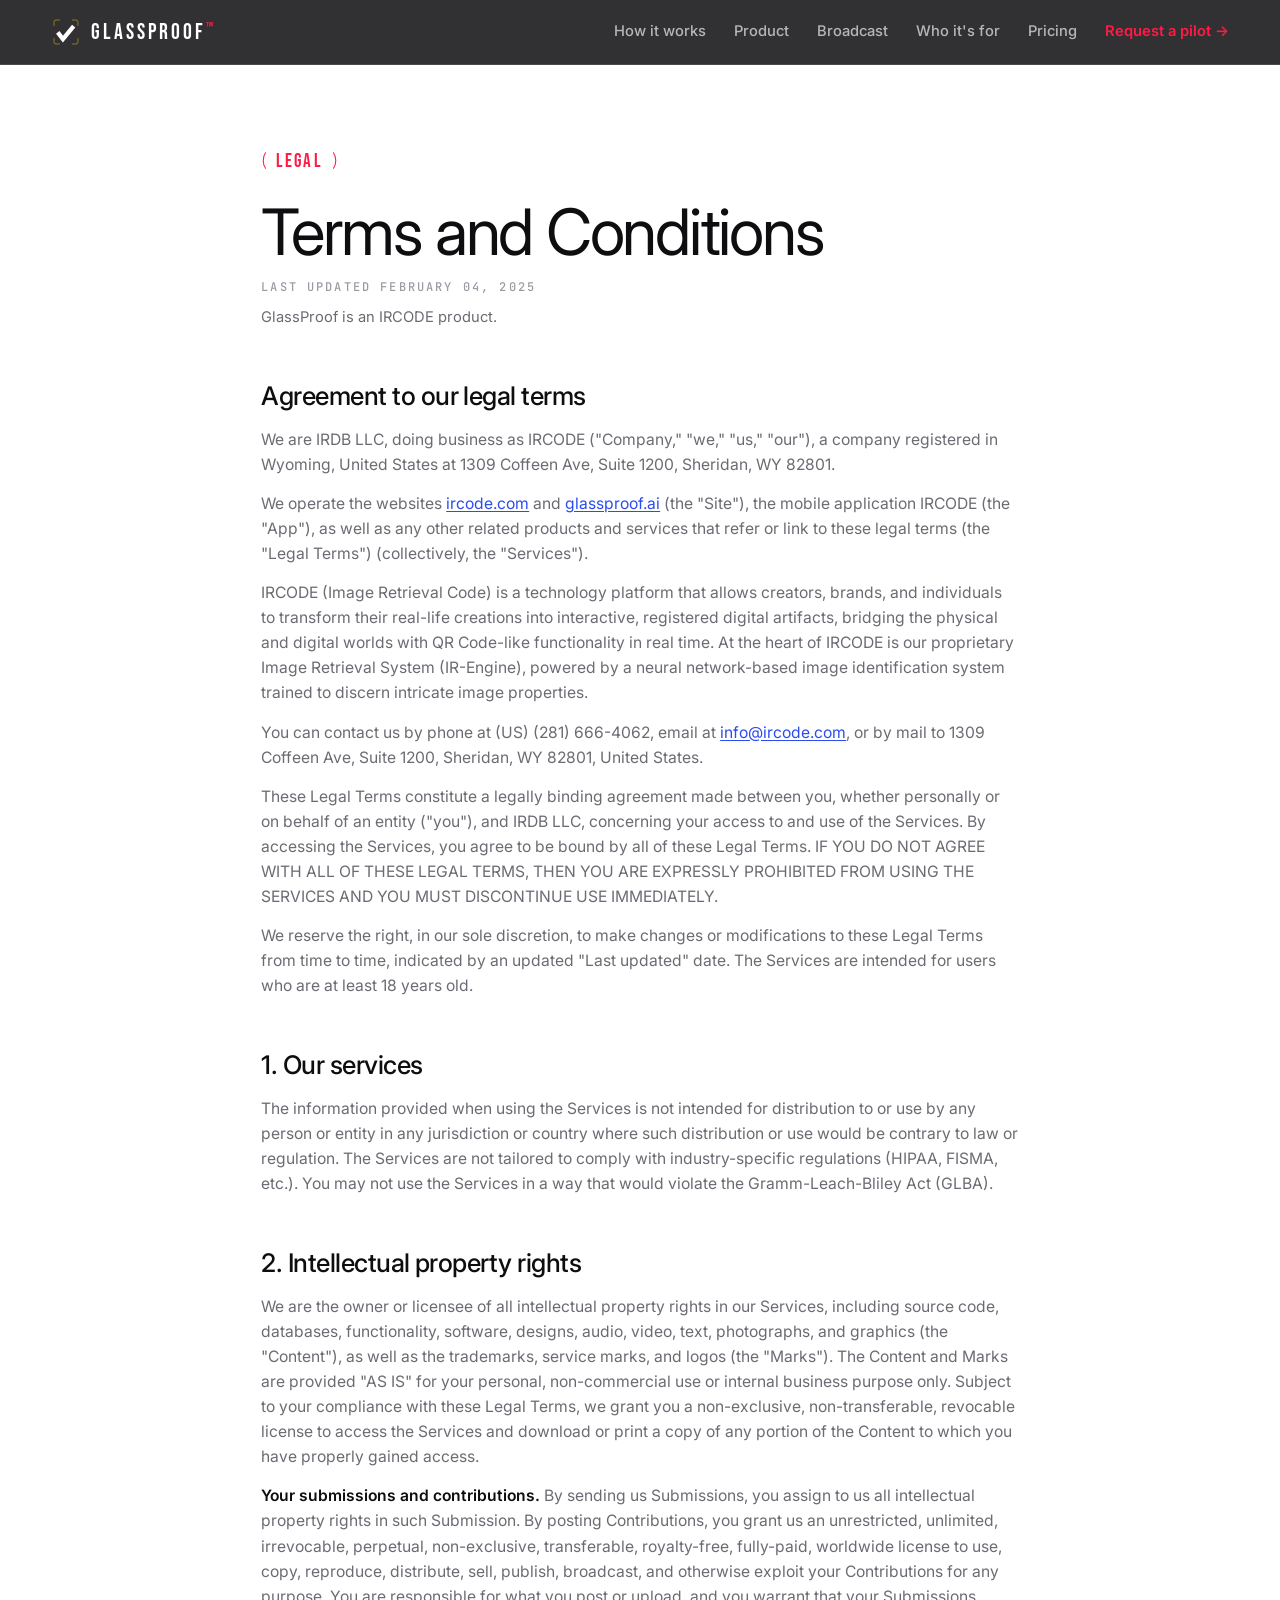
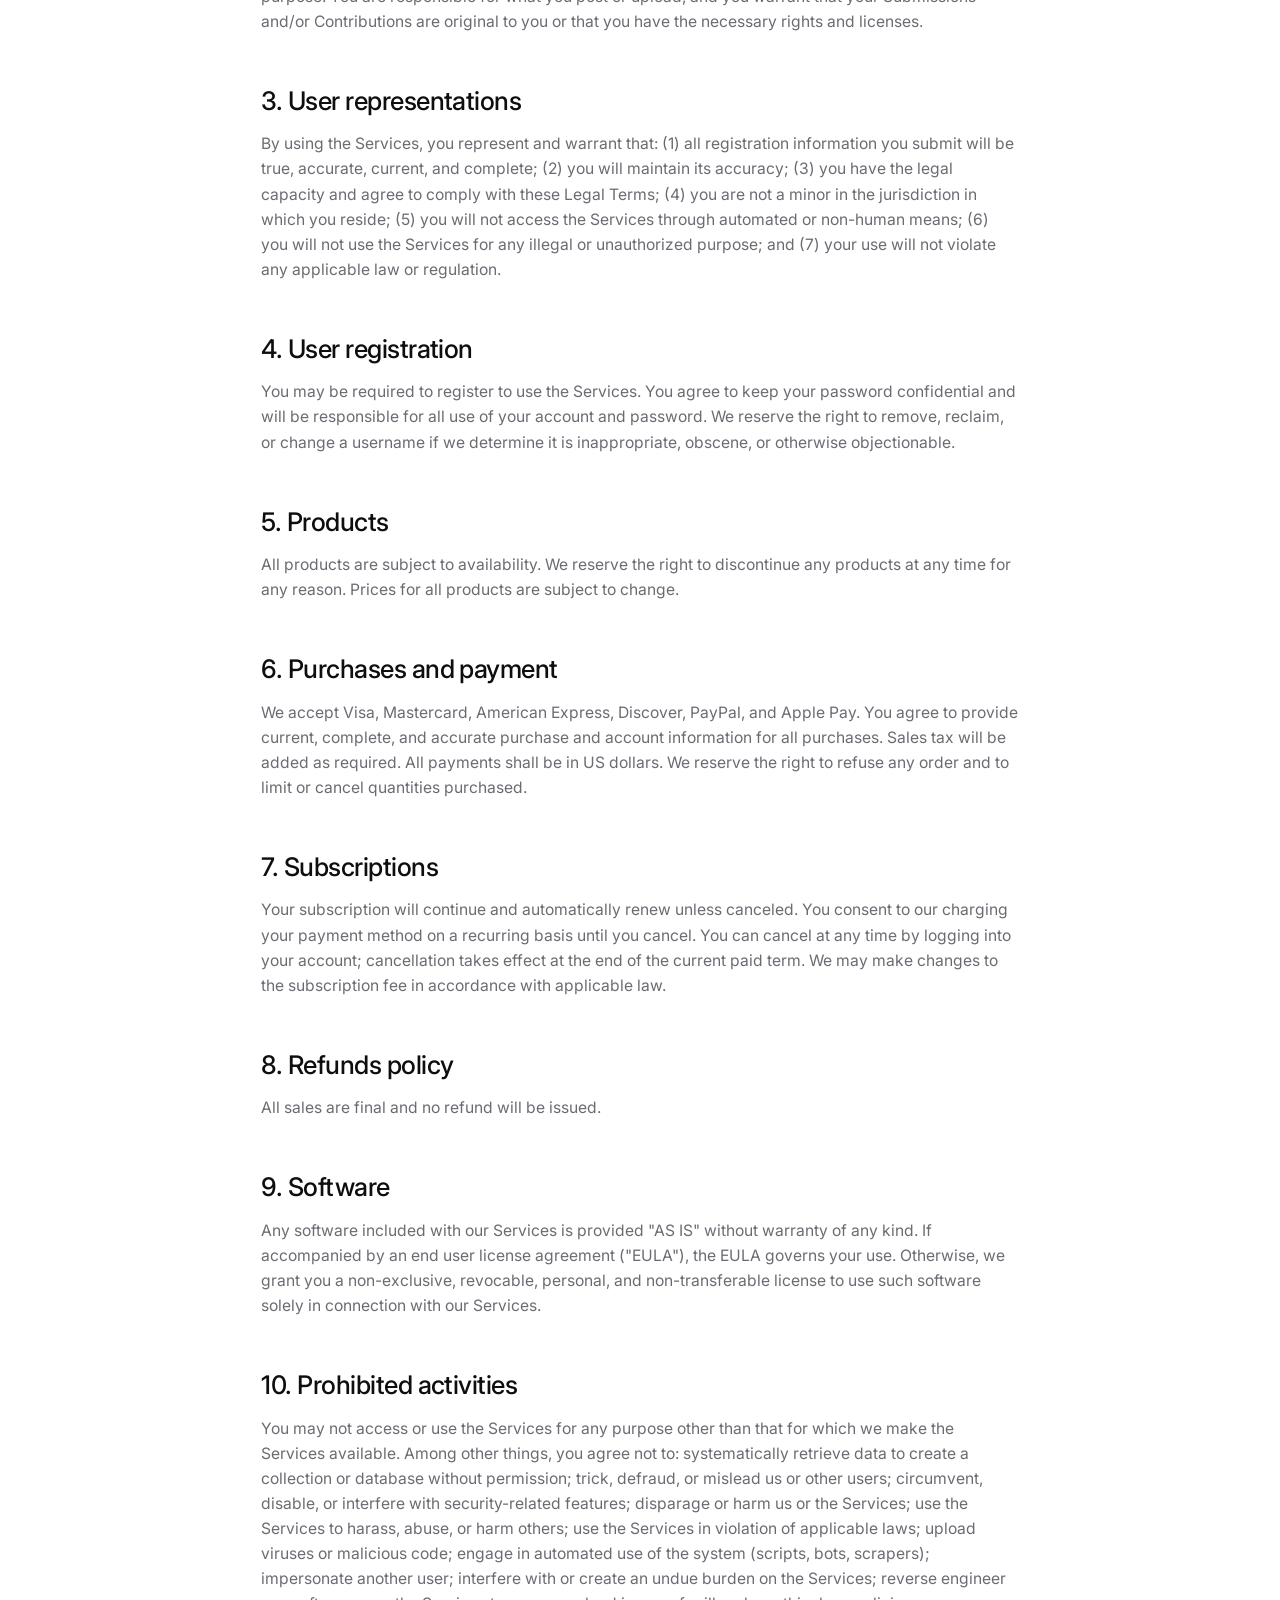
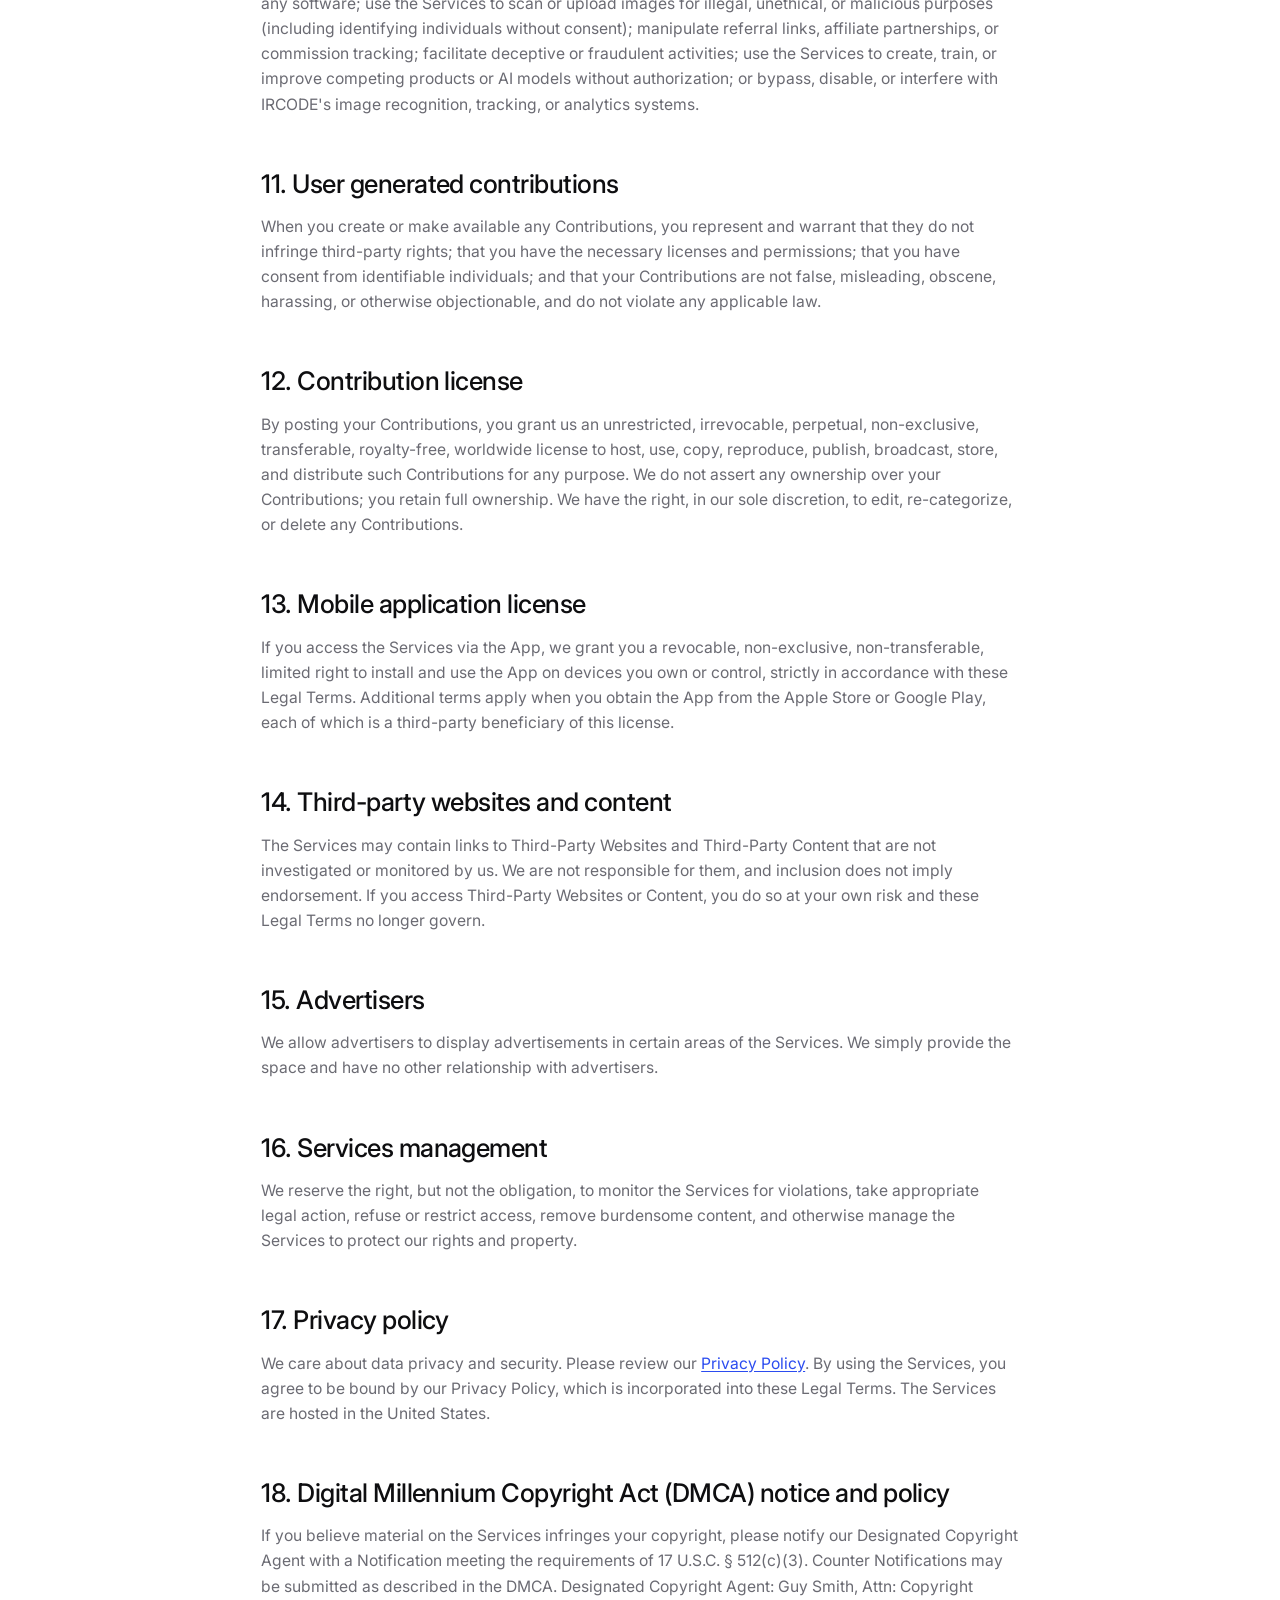
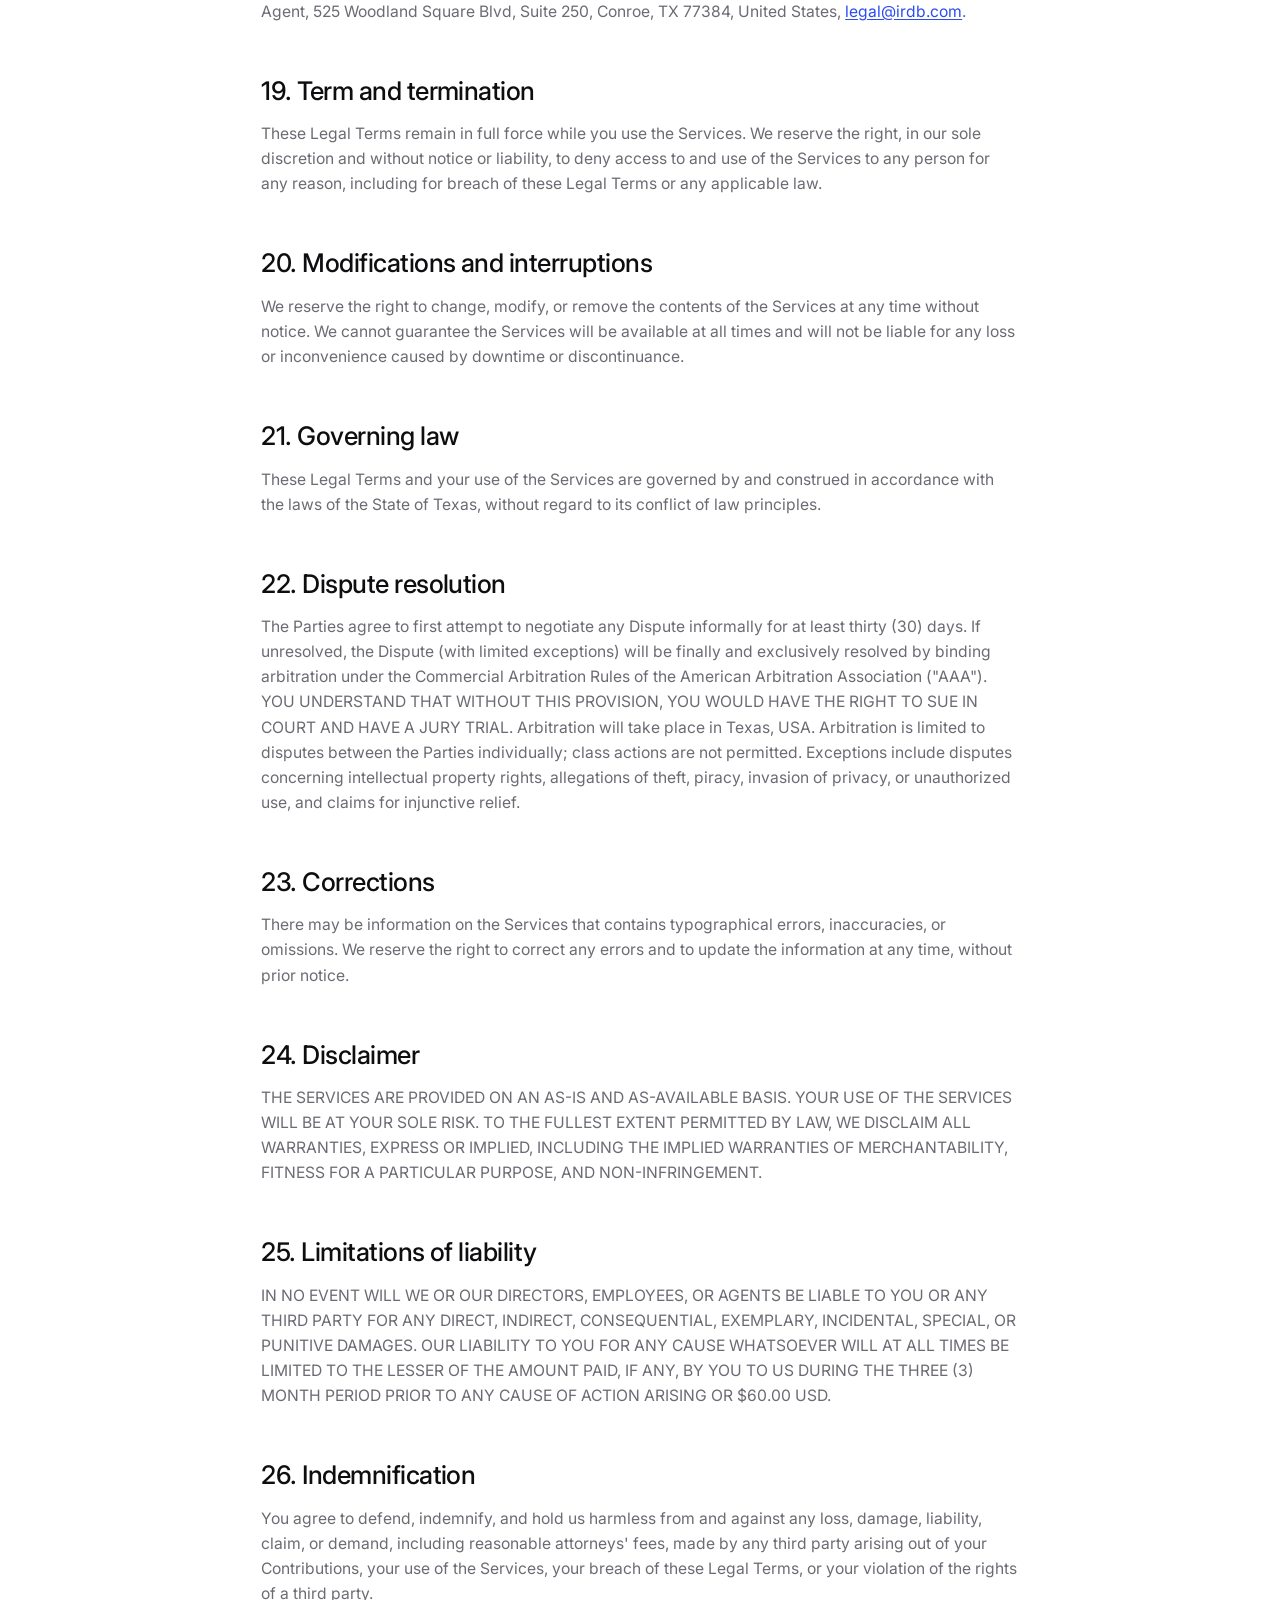
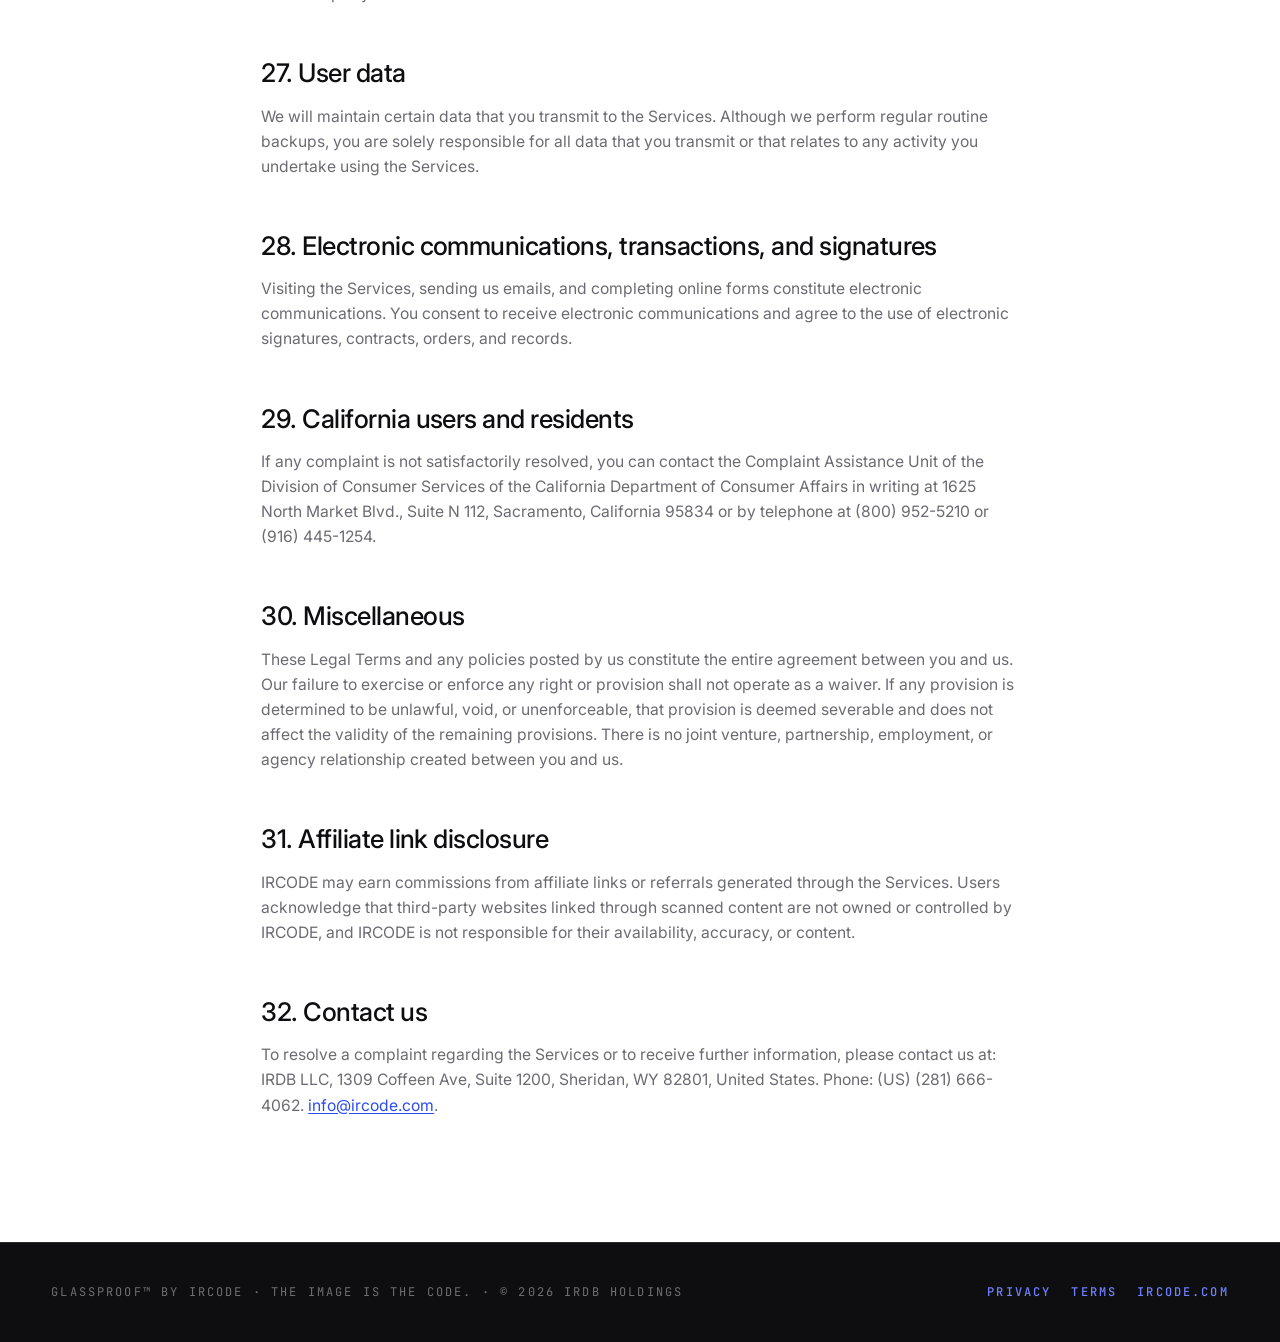
<file: terms.html>
<!DOCTYPE html>
<html lang="en">
<head>
  <meta charset="UTF-8">
  <meta name="viewport" content="width=device-width, initial-scale=1.0">
  <title>Terms and Conditions — GlassProof™ by IRCODE</title>
  <meta name="description" content="Terms and Conditions for IRCODE services, including GlassProof.">
  <meta name="theme-color" content="#0E0E10">
  <link rel="icon" href="favicon.ico" sizes="32x32">
  <link rel="icon" type="image/png" sizes="16x16" href="assets/logo/glassproof-icon-16.png">
  <link rel="icon" type="image/png" sizes="32x32" href="assets/logo/glassproof-icon-32.png">
  <link rel="icon" type="image/png" sizes="192x192" href="assets/logo/glassproof-icon-192.png">
  <link rel="apple-touch-icon" href="assets/logo/glassproof-icon-512.png">
  <link rel="preconnect" href="https://fonts.googleapis.com">
  <link rel="preconnect" href="https://fonts.gstatic.com" crossorigin>
  <link href="https://fonts.googleapis.com/css2?family=Bebas+Neue&family=Inter:wght@300;400;500;600;700&family=Instrument+Serif:ital@0;1&family=JetBrains+Mono:wght@400;500;700&display=swap" rel="stylesheet">
  <link rel="stylesheet" href="styles.css">
</head>
<body>

  <!-- ─── Header ─────────────────────────────────────────── -->
  <header class="site-header">
    <div class="container header-inner">
      <a href="index.html" class="wordmark" aria-label="GlassProof — home"><img class="wordmark-icon" src="assets/logo/glassproof-icon.svg" alt="" width="30" height="30"><span class="wm-txt">GLASSPROOF<span class="tm">™</span></span></a>
      <nav class="header-nav" aria-label="Primary">
        <a href="index.html#how-it-works" class="nav-link">How it works</a>
        <a href="index.html#product" class="nav-link">Product</a>
        <a href="index.html#broadcast" class="nav-link">Broadcast</a>
        <a href="index.html#who" class="nav-link">Who it's for</a>
        <a href="index.html#pricing" class="nav-link">Pricing</a>
        <a href="mailto:bh@ircode.com?subject=GlassProof%20Pilot" class="nav-cta">Request a pilot <span class="arrow">→</span></a>
      </nav>
    </div>
  </header>

  <main id="top">
    <section class="section legal-page surface">
      <div class="container legal-container">
        <p class="eyebrow"><svg class="pa" viewBox="0 0 7 22" fill="none" aria-hidden="true"><path d="M5.5 1 C1.5 6.5 1.5 15.5 5.5 21" stroke-width="1.4" stroke-linecap="round"/></svg><span class="txt">Legal</span><svg class="pa" viewBox="0 0 7 22" fill="none" aria-hidden="true"><path d="M1.5 1 C5.5 6.5 5.5 15.5 1.5 21" stroke-width="1.4" stroke-linecap="round"/></svg></p>
        <h1 class="legal-title">Terms and Conditions</h1>
        <p class="legal-date">Last updated February 04, 2025</p>
        <p class="legal-note">GlassProof is an IRCODE product.</p>
        <div class="legal-body">
<h2>Agreement to our legal terms</h2><p>We are IRDB LLC, doing business as IRCODE (&quot;Company,&quot; &quot;we,&quot; &quot;us,&quot; &quot;our&quot;), a company registered in Wyoming, United States at 1309 Coffeen Ave, Suite 1200, Sheridan, WY 82801.</p><p>We operate the websites <a href="https://ircode.com">ircode.com</a> and <a href="https://glassproof.ai">glassproof.ai</a> (the &quot;Site&quot;), the mobile application IRCODE (the &quot;App&quot;), as well as any other related products and services that refer or link to these legal terms (the &quot;Legal Terms&quot;) (collectively, the &quot;Services&quot;).</p><p>IRCODE (Image Retrieval Code) is a technology platform that allows creators, brands, and individuals to transform their real-life creations into interactive, registered digital artifacts, bridging the physical and digital worlds with QR Code-like functionality in real time. At the heart of IRCODE is our proprietary Image Retrieval System (IR-Engine), powered by a neural network-based image identification system trained to discern intricate image properties.</p><p>You can contact us by phone at (US) (281) 666-4062, email at <a href="mailto:info@ircode.com">info@ircode.com</a>, or by mail to 1309 Coffeen Ave, Suite 1200, Sheridan, WY 82801, United States.</p><p>These Legal Terms constitute a legally binding agreement made between you, whether personally or on behalf of an entity (&quot;you&quot;), and IRDB LLC, concerning your access to and use of the Services. By accessing the Services, you agree to be bound by all of these Legal Terms. IF YOU DO NOT AGREE WITH ALL OF THESE LEGAL TERMS, THEN YOU ARE EXPRESSLY PROHIBITED FROM USING THE SERVICES AND YOU MUST DISCONTINUE USE IMMEDIATELY.</p><p>We reserve the right, in our sole discretion, to make changes or modifications to these Legal Terms from time to time, indicated by an updated &quot;Last updated&quot; date. The Services are intended for users who are at least 18 years old.</p><h2>1. Our services</h2><p>The information provided when using the Services is not intended for distribution to or use by any person or entity in any jurisdiction or country where such distribution or use would be contrary to law or regulation. The Services are not tailored to comply with industry-specific regulations (HIPAA, FISMA, etc.). You may not use the Services in a way that would violate the Gramm-Leach-Bliley Act (GLBA).</p><h2>2. Intellectual property rights</h2><p>We are the owner or licensee of all intellectual property rights in our Services, including source code, databases, functionality, software, designs, audio, video, text, photographs, and graphics (the &quot;Content&quot;), as well as the trademarks, service marks, and logos (the &quot;Marks&quot;). The Content and Marks are provided &quot;AS IS&quot; for your personal, non-commercial use or internal business purpose only. Subject to your compliance with these Legal Terms, we grant you a non-exclusive, non-transferable, revocable license to access the Services and download or print a copy of any portion of the Content to which you have properly gained access.</p><p><strong>Your submissions and contributions.</strong> By sending us Submissions, you assign to us all intellectual property rights in such Submission. By posting Contributions, you grant us an unrestricted, unlimited, irrevocable, perpetual, non-exclusive, transferable, royalty-free, fully-paid, worldwide license to use, copy, reproduce, distribute, sell, publish, broadcast, and otherwise exploit your Contributions for any purpose. You are responsible for what you post or upload, and you warrant that your Submissions and/or Contributions are original to you or that you have the necessary rights and licenses.</p><h2>3. User representations</h2><p>By using the Services, you represent and warrant that: (1) all registration information you submit will be true, accurate, current, and complete; (2) you will maintain its accuracy; (3) you have the legal capacity and agree to comply with these Legal Terms; (4) you are not a minor in the jurisdiction in which you reside; (5) you will not access the Services through automated or non-human means; (6) you will not use the Services for any illegal or unauthorized purpose; and (7) your use will not violate any applicable law or regulation.</p><h2>4. User registration</h2><p>You may be required to register to use the Services. You agree to keep your password confidential and will be responsible for all use of your account and password. We reserve the right to remove, reclaim, or change a username if we determine it is inappropriate, obscene, or otherwise objectionable.</p><h2>5. Products</h2><p>All products are subject to availability. We reserve the right to discontinue any products at any time for any reason. Prices for all products are subject to change.</p><h2>6. Purchases and payment</h2><p>We accept Visa, Mastercard, American Express, Discover, PayPal, and Apple Pay. You agree to provide current, complete, and accurate purchase and account information for all purchases. Sales tax will be added as required. All payments shall be in US dollars. We reserve the right to refuse any order and to limit or cancel quantities purchased.</p><h2>7. Subscriptions</h2><p>Your subscription will continue and automatically renew unless canceled. You consent to our charging your payment method on a recurring basis until you cancel. You can cancel at any time by logging into your account; cancellation takes effect at the end of the current paid term. We may make changes to the subscription fee in accordance with applicable law.</p><h2>8. Refunds policy</h2><p>All sales are final and no refund will be issued.</p><h2>9. Software</h2><p>Any software included with our Services is provided &quot;AS IS&quot; without warranty of any kind. If accompanied by an end user license agreement (&quot;EULA&quot;), the EULA governs your use. Otherwise, we grant you a non-exclusive, revocable, personal, and non-transferable license to use such software solely in connection with our Services.</p><h2>10. Prohibited activities</h2><p>You may not access or use the Services for any purpose other than that for which we make the Services available. Among other things, you agree not to: systematically retrieve data to create a collection or database without permission; trick, defraud, or mislead us or other users; circumvent, disable, or interfere with security-related features; disparage or harm us or the Services; use the Services to harass, abuse, or harm others; use the Services in violation of applicable laws; upload viruses or malicious code; engage in automated use of the system (scripts, bots, scrapers); impersonate another user; interfere with or create an undue burden on the Services; reverse engineer any software; use the Services to scan or upload images for illegal, unethical, or malicious purposes (including identifying individuals without consent); manipulate referral links, affiliate partnerships, or commission tracking; facilitate deceptive or fraudulent activities; use the Services to create, train, or improve competing products or AI models without authorization; or bypass, disable, or interfere with IRCODE&#x27;s image recognition, tracking, or analytics systems.</p><h2>11. User generated contributions</h2><p>When you create or make available any Contributions, you represent and warrant that they do not infringe third-party rights; that you have the necessary licenses and permissions; that you have consent from identifiable individuals; and that your Contributions are not false, misleading, obscene, harassing, or otherwise objectionable, and do not violate any applicable law.</p><h2>12. Contribution license</h2><p>By posting your Contributions, you grant us an unrestricted, irrevocable, perpetual, non-exclusive, transferable, royalty-free, worldwide license to host, use, copy, reproduce, publish, broadcast, store, and distribute such Contributions for any purpose. We do not assert any ownership over your Contributions; you retain full ownership. We have the right, in our sole discretion, to edit, re-categorize, or delete any Contributions.</p><h2>13. Mobile application license</h2><p>If you access the Services via the App, we grant you a revocable, non-exclusive, non-transferable, limited right to install and use the App on devices you own or control, strictly in accordance with these Legal Terms. Additional terms apply when you obtain the App from the Apple Store or Google Play, each of which is a third-party beneficiary of this license.</p><h2>14. Third-party websites and content</h2><p>The Services may contain links to Third-Party Websites and Third-Party Content that are not investigated or monitored by us. We are not responsible for them, and inclusion does not imply endorsement. If you access Third-Party Websites or Content, you do so at your own risk and these Legal Terms no longer govern.</p><h2>15. Advertisers</h2><p>We allow advertisers to display advertisements in certain areas of the Services. We simply provide the space and have no other relationship with advertisers.</p><h2>16. Services management</h2><p>We reserve the right, but not the obligation, to monitor the Services for violations, take appropriate legal action, refuse or restrict access, remove burdensome content, and otherwise manage the Services to protect our rights and property.</p><h2>17. Privacy policy</h2><p>We care about data privacy and security. Please review our <a href="privacy.html">Privacy Policy</a>. By using the Services, you agree to be bound by our Privacy Policy, which is incorporated into these Legal Terms. The Services are hosted in the United States.</p><h2>18. Digital Millennium Copyright Act (DMCA) notice and policy</h2><p>If you believe material on the Services infringes your copyright, please notify our Designated Copyright Agent with a Notification meeting the requirements of 17 U.S.C. § 512(c)(3). Counter Notifications may be submitted as described in the DMCA. Designated Copyright Agent: Guy Smith, Attn: Copyright Agent, 525 Woodland Square Blvd, Suite 250, Conroe, TX 77384, United States, <a href="mailto:legal@irdb.com">legal@irdb.com</a>.</p><h2>19. Term and termination</h2><p>These Legal Terms remain in full force while you use the Services. We reserve the right, in our sole discretion and without notice or liability, to deny access to and use of the Services to any person for any reason, including for breach of these Legal Terms or any applicable law.</p><h2>20. Modifications and interruptions</h2><p>We reserve the right to change, modify, or remove the contents of the Services at any time without notice. We cannot guarantee the Services will be available at all times and will not be liable for any loss or inconvenience caused by downtime or discontinuance.</p><h2>21. Governing law</h2><p>These Legal Terms and your use of the Services are governed by and construed in accordance with the laws of the State of Texas, without regard to its conflict of law principles.</p><h2>22. Dispute resolution</h2><p>The Parties agree to first attempt to negotiate any Dispute informally for at least thirty (30) days. If unresolved, the Dispute (with limited exceptions) will be finally and exclusively resolved by binding arbitration under the Commercial Arbitration Rules of the American Arbitration Association (&quot;AAA&quot;). YOU UNDERSTAND THAT WITHOUT THIS PROVISION, YOU WOULD HAVE THE RIGHT TO SUE IN COURT AND HAVE A JURY TRIAL. Arbitration will take place in Texas, USA. Arbitration is limited to disputes between the Parties individually; class actions are not permitted. Exceptions include disputes concerning intellectual property rights, allegations of theft, piracy, invasion of privacy, or unauthorized use, and claims for injunctive relief.</p><h2>23. Corrections</h2><p>There may be information on the Services that contains typographical errors, inaccuracies, or omissions. We reserve the right to correct any errors and to update the information at any time, without prior notice.</p><h2>24. Disclaimer</h2><p>THE SERVICES ARE PROVIDED ON AN AS-IS AND AS-AVAILABLE BASIS. YOUR USE OF THE SERVICES WILL BE AT YOUR SOLE RISK. TO THE FULLEST EXTENT PERMITTED BY LAW, WE DISCLAIM ALL WARRANTIES, EXPRESS OR IMPLIED, INCLUDING THE IMPLIED WARRANTIES OF MERCHANTABILITY, FITNESS FOR A PARTICULAR PURPOSE, AND NON-INFRINGEMENT.</p><h2>25. Limitations of liability</h2><p>IN NO EVENT WILL WE OR OUR DIRECTORS, EMPLOYEES, OR AGENTS BE LIABLE TO YOU OR ANY THIRD PARTY FOR ANY DIRECT, INDIRECT, CONSEQUENTIAL, EXEMPLARY, INCIDENTAL, SPECIAL, OR PUNITIVE DAMAGES. OUR LIABILITY TO YOU FOR ANY CAUSE WHATSOEVER WILL AT ALL TIMES BE LIMITED TO THE LESSER OF THE AMOUNT PAID, IF ANY, BY YOU TO US DURING THE THREE (3) MONTH PERIOD PRIOR TO ANY CAUSE OF ACTION ARISING OR $60.00 USD.</p><h2>26. Indemnification</h2><p>You agree to defend, indemnify, and hold us harmless from and against any loss, damage, liability, claim, or demand, including reasonable attorneys&#x27; fees, made by any third party arising out of your Contributions, your use of the Services, your breach of these Legal Terms, or your violation of the rights of a third party.</p><h2>27. User data</h2><p>We will maintain certain data that you transmit to the Services. Although we perform regular routine backups, you are solely responsible for all data that you transmit or that relates to any activity you undertake using the Services.</p><h2>28. Electronic communications, transactions, and signatures</h2><p>Visiting the Services, sending us emails, and completing online forms constitute electronic communications. You consent to receive electronic communications and agree to the use of electronic signatures, contracts, orders, and records.</p><h2>29. California users and residents</h2><p>If any complaint is not satisfactorily resolved, you can contact the Complaint Assistance Unit of the Division of Consumer Services of the California Department of Consumer Affairs in writing at 1625 North Market Blvd., Suite N 112, Sacramento, California 95834 or by telephone at (800) 952-5210 or (916) 445-1254.</p><h2>30. Miscellaneous</h2><p>These Legal Terms and any policies posted by us constitute the entire agreement between you and us. Our failure to exercise or enforce any right or provision shall not operate as a waiver. If any provision is determined to be unlawful, void, or unenforceable, that provision is deemed severable and does not affect the validity of the remaining provisions. There is no joint venture, partnership, employment, or agency relationship created between you and us.</p><h2>31. Affiliate link disclosure</h2><p>IRCODE may earn commissions from affiliate links or referrals generated through the Services. Users acknowledge that third-party websites linked through scanned content are not owned or controlled by IRCODE, and IRCODE is not responsible for their availability, accuracy, or content.</p><h2>32. Contact us</h2><p>To resolve a complaint regarding the Services or to receive further information, please contact us at: IRDB LLC, 1309 Coffeen Ave, Suite 1200, Sheridan, WY 82801, United States. Phone: (US) (281) 666-4062. <a href="mailto:info@ircode.com">info@ircode.com</a>.</p>
        </div>
      </div>
    </section>
  </main>

  <!-- ─── Footer ─────────────────────────────────────────── -->
  <footer class="site-footer surface dark">
    <div class="container footer-inner">
      <p>GLASSPROOF™ by IRCODE · The image is the code. · © 2026 IRDB Holdings</p>
      <nav class="footer-links" aria-label="Legal">
        <a href="privacy.html" class="footer-link">Privacy</a>
        <a href="terms.html" class="footer-link">Terms</a>
        <a href="https://ircode.com" class="footer-link">ircode.com</a>
      </nav>
    </div>
  </footer>

</body>
</html>
</file>
<file: styles.css>
/* ═══════════════════════════════════════════════════════════
   GlassProof™ by IRCODE — landing page
   Design language: OFFICIAL IRCODE 2026 BRAND SYSTEM
   Ink #0E0E10 · Coral #FF1B45 · Yellow #FFD600 · Spectral #2B4CF0 (#6E82FF on dark)
   Bebas Neue eyebrows · Inter body+headlines · Instrument Serif italic accent ·
   JetBrains Mono stats · 1280px container · custom cubic-bezier easing only
   ═══════════════════════════════════════════════════════════ */

:root {
  /* Palette — verbatim from BRAND-GUIDELINES-v2 */
  --bg: #FFFFFF;
  --bg-2: #FAFAF9;
  --bg-3: #F5F5F4;
  --ink: #0E0E10;
  --ink-2: #16161A;
  --ink-mute: #6B6B73;
  --ink-faint: #9B9BA3;
  --rule: #E5E5E8;
  --red: #FF1B45;
  --red-deep: #C4123A;
  --yellow: #FFD600;
  --yellow-deep: #C4A800;
  --spectral: #2B4CF0;
  --spectral-deep: #1E39C4;
  --spectral-lift: #6E82FF;

  /* Typography */
  --font-sans: "Inter", -apple-system, BlinkMacSystemFont, sans-serif;
  --font-italic: "Instrument Serif", Georgia, serif;
  --font-mono: "JetBrains Mono", ui-monospace, SFMono-Regular, monospace;
  --font-eyebrow: "Bebas Neue", "Inter", sans-serif;

  /* Type scale (brand fluid clamps; H1 min lowered for 390px safety) */
  --text-h1: clamp(44px, 9vw, 128px);
  --text-h2: clamp(40px, 5.5vw, 80px);
  --text-h3: clamp(24px, 2.4vw, 32px);
  --text-lede: clamp(18px, 1.4vw, 22px);

  /* Layout */
  --container-max: 1280px;
  --pad-x: clamp(20px, 4vw, 56px);

  /* Motion — custom curves only; ease/ease-in/ease-out/linear are banned */
  --ease-expo: cubic-bezier(0.16, 1, 0.3, 1);
  --ease-quart: cubic-bezier(0.25, 1, 0.5, 1);
  --ease-overshoot: cubic-bezier(0.34, 1.56, 0.64, 1);
}

/* Surface system — light by default, .dark flips the local tokens */
.surface {
  --s-bg: var(--bg);
  --s-text: var(--ink);
  --s-mute: var(--ink-mute);
  --s-faint: var(--ink-faint);
  --s-rule: var(--rule);
  --s-card: var(--bg-2);
  --s-accent: var(--red);        /* italic accents, eyebrows, stats: red on light */
  --s-spectral: var(--spectral);
  background: var(--s-bg);
  color: var(--s-text);
}
.surface.bg2 { --s-bg: var(--bg-2); --s-card: var(--bg); }
.surface.dark {
  --s-bg: var(--ink);
  --s-text: #FFFFFF;
  --s-mute: rgba(255, 255, 255, 0.65);
  --s-faint: rgba(255, 255, 255, 0.4);
  --s-rule: rgba(255, 255, 255, 0.12);
  --s-card: var(--ink-2);
  --s-accent: var(--yellow);     /* yellow on dark */
  --s-spectral: var(--spectral-lift);
}

*, *::before, *::after { box-sizing: border-box; }

html { scroll-behavior: smooth; }

body {
  margin: 0;
  background: var(--ink);
  color: #FFFFFF;
  font-family: var(--font-sans);
  font-size: 17px;
  font-weight: 400;
  line-height: 1.6;
  -webkit-font-smoothing: antialiased;
  -moz-osx-font-smoothing: grayscale;
  text-rendering: optimizeLegibility;
}

.container {
  max-width: var(--container-max);
  margin: 0 auto;
  padding: 0 var(--pad-x);
}

/* ─── Typography ─────────────────────────────────────────── */

h1, h2, h3 { margin: 0; }

h1 {
  font-size: var(--text-h1);
  font-weight: 400;
  letter-spacing: -0.04em;
  line-height: 0.96;
  margin: 28px 0 36px;
}

h2 {
  font-size: var(--text-h2);
  font-weight: 400;
  letter-spacing: -0.035em;
  line-height: 1.0;
  margin: 22px 0 30px;
  max-width: 22ch;
}

/* The italic signature: one word per headline drops to Instrument Serif.
   Yellow on dark, red on light — never spectral. */
h1 em, h2 em {
  font-family: var(--font-italic);
  font-style: italic;
  font-weight: 400;
  color: var(--s-accent);
}

h3 {
  font-size: var(--text-h3);
  font-weight: 400;
  letter-spacing: -0.02em;
  line-height: 1.15;
  margin: 0 0 14px;
}

p { margin: 0 0 1em; }
p:last-child { margin-bottom: 0; }

/* Eyebrow — Bebas Neue in parenthesis arcs. Yellow on dark, red on light. */
.eyebrow {
  display: inline-flex;
  align-items: center;
  gap: 9px;
  font-family: var(--font-eyebrow);
  font-size: 19px;
  font-weight: 400;
  line-height: 1;
  letter-spacing: 0.11em;
  text-transform: uppercase;
  color: var(--s-accent);
  margin: 0;
}
.eyebrow .pa { width: 6px; height: 17px; flex: none; display: block; }
.eyebrow .pa path { stroke: currentColor; }
.eyebrow .txt { padding-top: 2px; }  /* optical baseline nudge for Bebas */

.section-body {
  font-size: var(--text-lede);
  font-weight: 300;
  line-height: 1.45;
  color: var(--s-mute);
  max-width: 62ch;
}

/* ─── Header ─────────────────────────────────────────────── */

.site-header {
  position: fixed;
  top: 0; left: 0; right: 0;
  z-index: 100;
  background: rgba(14, 14, 16, 0.85);
  backdrop-filter: blur(12px);
  -webkit-backdrop-filter: blur(12px);
  border-bottom: 1px solid rgba(255, 255, 255, 0.12);
}

.header-inner {
  display: flex;
  align-items: center;
  justify-content: space-between;
  height: 64px;
}

.wordmark {
  display: flex;
  align-items: center;
  gap: 10px;
  font-family: var(--font-eyebrow);
  font-weight: 400;
  font-size: 1.35rem;
  letter-spacing: 0.14em;
  color: #FFFFFF;
  text-decoration: none;
}

.wordmark-icon {
  width: 30px;
  height: 30px;
  display: block;
  flex: none;
}

.wordmark .wm-txt {
  padding-top: 3px;   /* Bebas optical baseline */
}

.wordmark .tm {
  font-size: 0.55em;
  vertical-align: super;
  color: var(--red);
}

.header-nav {
  display: flex;
  align-items: center;
  gap: 28px;
}

.nav-link {
  color: rgba(255, 255, 255, 0.65);
  text-decoration: none;
  font-size: 0.92rem;
  font-weight: 500;
  transition: color 0.35s var(--ease-quart);
}

.nav-link:hover, .nav-link:focus-visible { color: #FFFFFF; }

.nav-cta {
  color: var(--red);
  text-decoration: none;
  font-size: 0.92rem;
  font-weight: 600;
  white-space: nowrap;
  transition: color 0.35s var(--ease-quart);
}

.nav-cta:hover, .nav-cta:focus-visible { color: #FFFFFF; }
.nav-cta:hover .arrow, .nav-cta:focus-visible .arrow { transform: translateX(3px); }

@media (max-width: 720px) {
  .nav-link { display: none; }
}

/* ─── Hero ───────────────────────────────────────────────── */

.hero {
  position: relative;
  padding: 190px 0 130px;
  overflow: hidden;
}

.hero-wash {
  position: absolute;
  inset: 0;
  background: url("assets/IRCODE-BG-01-fade-down-dark.jpg") center / cover no-repeat;
  pointer-events: none;
}

.hero .container { position: relative; z-index: 1; }

.hero-row {
  display: grid;
  grid-template-columns: minmax(0, 6fr) minmax(0, 5fr);
  gap: clamp(32px, 5vw, 72px);
  align-items: center;
}

.hero-sub {
  font-size: var(--text-lede);
  font-weight: 300;
  line-height: 1.45;
  color: var(--s-mute);
  max-width: 58ch;
  margin-bottom: 44px;
}

/* Reticle lock-on device — "verification at the glass" */
.hero-device {
  margin: 0;
  position: relative;
  border-radius: 16px;
  overflow: hidden;
  border: 1px solid rgba(255, 255, 255, 0.12);
}

.hero-device img {
  display: block;
  width: 100%;
  height: auto;
}

.device-reticle {
  position: absolute;
  inset: 0;
  width: 100%;
  height: 100%;
}

/* Full logo lockup "captured" inside the reticle brackets.
   Bracket inner area is ~61.5% x ~64.3% of the card; the near-square
   lockup (1000x888) is height-bound, so 34.5% card width = ~56% of the
   bracket inner width and clears all four brackets top and bottom. */
.hero-device .device-logo {
  position: absolute;
  left: 50%;
  top: 50%;
  width: 34.5%;
  height: auto;
  transform: translate(-50%, -50%);
}

/* Brand scan-sweep overlay (BRAND-GUIDELINES-v2 §09): yellow gradient
   band sliding -120% → +120% at 950ms, mix-blend-mode screen. Base
   transform parks it off-card so it is invisible without JS/animation. */
.device-scan {
  position: absolute;
  inset: 0;
  background: linear-gradient(
    115deg,
    transparent 32%,
    rgba(255, 214, 0, 0.22) 45%,
    rgba(255, 214, 0, 0.5) 50%,
    rgba(255, 214, 0, 0.22) 55%,
    transparent 68%
  );
  mix-blend-mode: screen;
  transform: translate3d(-120%, 0, 0);
  pointer-events: none;
}

/* Brand pulse ring (§09, "the system is actively looking"): faint yellow
   ring behind the logo, scale 1 → 1.18, opacity 0.45 → 0, 2.8s infinite.
   Base opacity 0 so the no-JS / reduced-motion state stays clean. */
.device-pulse {
  position: absolute;
  left: 50%;
  top: 50%;
  width: 40%;
  aspect-ratio: 1 / 1;
  border-radius: 50%;
  border: 2px solid var(--yellow);
  transform: translate(-50%, -50%);
  opacity: 0;
  pointer-events: none;
}

/* Capture sequence — plays once when the hero reveals (.in from reveal.js),
   then settles into the brand pulse-ring idle. Transform/opacity/filter only.
   Brand reveal choreography (§10): figure itself rises via [data-reveal]
   (700ms ease-expo); children stagger 150ms — scan pass at 0.1s, bracket
   lock at 0.25s, logo materialize at 0.4s; pulse idle from 1.2s. The scan
   pass occupies the first 950ms of a 7s loop (13.57%) for a slow ambient
   recurrence; between passes the band holds off-card. */
@keyframes device-scan-pass {
  0%      { transform: translate3d(-120%, 0, 0); }
  13.57%  { transform: translate3d(120%, 0, 0); }
  100%    { transform: translate3d(120%, 0, 0); }
}

@keyframes device-reticle-lock {
  from { transform: scale(1.04); }
  to   { transform: scale(1); }
}

@keyframes device-logo-materialize {
  from { opacity: 0; transform: translate(-50%, -50%) scale(0.92); filter: blur(10px); }
  to   { opacity: 1; transform: translate(-50%, -50%) scale(1); filter: blur(0); }
}

@keyframes device-pulse {
  from { opacity: 0.45; transform: translate(-50%, -50%) scale(1); }
  to   { opacity: 0;    transform: translate(-50%, -50%) scale(1.18); }
}

.js .hero-device.in .device-scan {
  animation: device-scan-pass 7s var(--ease-quart) 0.1s infinite;
}

.js .hero-device.in .device-reticle {
  animation: device-reticle-lock 0.45s var(--ease-overshoot) 0.25s both;
}

.js .hero-device.in .device-logo {
  animation: device-logo-materialize 0.7s var(--ease-expo) 0.4s both;
}

.js .hero-device.in .device-pulse {
  animation: device-pulse 2.8s var(--ease-quart) 1.2s infinite;
}

@media (max-width: 900px) {
  .hero { padding: 150px 0 96px; }
  .hero-row { grid-template-columns: 1fr; }
  .hero-device { max-width: 560px; }
}

/* ─── CTAs ───────────────────────────────────────────────── */

.cta-row {
  display: flex;
  flex-wrap: wrap;
  gap: 16px;
  align-items: center;
}

.cta-center { justify-content: center; }

.btn {
  display: inline-flex;
  align-items: center;
  gap: 10px;
  font-weight: 500;
  font-size: 1.02rem;
  text-decoration: none;
  padding: 14px 26px;
  border-radius: 8px;
  transition: background 0.35s var(--ease-quart), border-color 0.35s var(--ease-quart), transform 0.6s var(--ease-expo);
}

.btn:hover { transform: translateY(-3px); }

.arrow {
  display: inline-block;
  transition: transform 0.35s var(--ease-quart);
}

/* Coral primary CTA */
.btn-primary {
  background: var(--red);
  color: #FFFFFF;
}

.btn-primary:hover, .btn-primary:focus-visible {
  background: var(--red-deep);
}

.btn-primary:hover .arrow, .btn-primary:focus-visible .arrow { transform: translateX(4px); }

.btn-ghost {
  color: #FFFFFF;
  border: 1px solid rgba(255, 255, 255, 0.3);
  background: transparent;
}

.btn-ghost:hover, .btn-ghost:focus-visible {
  border-color: rgba(255, 255, 255, 0.6);
}

.btn-ghost:hover .arrow, .btn-ghost:focus-visible .arrow { transform: translateY(3px); }

a:focus-visible {
  outline: 2px solid var(--s-spectral, var(--spectral-lift));
  outline-offset: 3px;
}

/* ─── Sections ───────────────────────────────────────────── */

.section { padding: 112px 0; }

/* Problem — light surface, coral accents */

.stat-grid {
  display: grid;
  grid-template-columns: repeat(3, 1fr);
  gap: 20px;
  margin-top: 64px;
}

.stat-card {
  background: var(--s-card);
  border: 1px solid var(--s-rule);
  border-radius: 12px;
  padding: 36px 30px;
}

/* Stats live in JetBrains Mono — coral on light, yellow on dark */
.stat-number {
  font-family: var(--font-mono);
  font-size: clamp(2.4rem, 4.5vw, 3.4rem);
  font-weight: 500;
  letter-spacing: -0.04em;
  line-height: 1;
  color: var(--s-accent);
  margin: 0 0 14px;
}

.stat-label {
  font-size: 0.98rem;
  color: var(--s-mute);
  margin: 0;
}

/* How it works — ink surface with recognition-mesh texture */

.section-how { position: relative; overflow: hidden; }

.section-how::before {
  content: "";
  position: absolute;
  inset: 0;
  background: url("assets/scan-mesh-tile_yellow_400px.png") repeat;
  background-size: 400px 400px;
  opacity: 0.06;
  pointer-events: none;
}

.section-how .container { position: relative; z-index: 1; }

.steps {
  list-style: none;
  margin: 72px 0 0;
  padding: 0;
  display: grid;
  gap: 0;
}

.step {
  display: grid;
  grid-template-columns: 260px 1fr;
  gap: 32px;
  padding: 48px 0;
  border-top: 1px solid var(--s-rule);
}

.step:last-child { border-bottom: 1px solid var(--s-rule); }

.step-label {
  font-family: var(--font-mono);
  font-size: 0.8rem;
  font-weight: 500;
  letter-spacing: 0.18em;
  text-transform: uppercase;
  color: var(--s-accent);
  margin: 8px 0 0;
}

.step-body h3 { color: var(--s-text); }

.step-body p {
  color: var(--s-mute);
  max-width: 58ch;
}

@media (max-width: 820px) {
  .step { grid-template-columns: 1fr; gap: 12px; padding: 36px 0; }
  .step-label { margin: 0; }
}

/* The technology — light surface, three plain-English explainer cards */

.tech-grid {
  display: grid;
  grid-template-columns: repeat(3, 1fr);
  gap: 20px;
  margin-top: 64px;
}

.tech-card {
  background: var(--s-card);
  border: 1px solid var(--s-rule);
  border-radius: 12px;
  padding: 38px 32px;
}

.tech-card h3 {
  font-size: 1.35rem;
  letter-spacing: -0.02em;
  color: var(--s-text);
}

.tech-card p { color: var(--s-mute); font-size: 0.98rem; margin: 0; }

.tech-closer {
  font-size: var(--text-lede);
  font-weight: 300;
  line-height: 1.45;
  color: var(--s-mute);
  max-width: 62ch;
  margin: 56px 0 0;
}

/* The standard — bg-2 surface, four mono-labeled condition cards */

.cond-grid {
  display: grid;
  grid-template-columns: repeat(4, 1fr);
  gap: 20px;
  margin-top: 64px;
}

.cond-card {
  background: var(--s-card);
  border: 1px solid var(--s-rule);
  border-radius: 12px;
  padding: 32px 28px;
}

/* Condition labels share the step-label mono grammar — coral on light */
.cond-label {
  font-family: var(--font-mono);
  font-size: 0.8rem;
  font-weight: 500;
  letter-spacing: 0.18em;
  text-transform: uppercase;
  color: var(--s-accent);
  margin: 0 0 16px;
}

.cond-copy { color: var(--s-mute); font-size: 0.98rem; margin: 0; }

.standard-closer {
  font-size: var(--text-lede);
  font-weight: 300;
  line-height: 1.45;
  color: var(--s-mute);
  max-width: 62ch;
  margin: 56px 0 0;
}

.standard-closer em {
  font-family: var(--font-italic);
  font-style: italic;
  font-weight: 400;
  font-size: 1.12em;
  color: var(--s-accent);
}

@media (max-width: 1020px) {
  .cond-grid { grid-template-columns: repeat(2, 1fr); }
}

@media (max-width: 600px) {
  .cond-grid { grid-template-columns: 1fr; }
}

/* Product tiers — light surface, Bebas card titles */

.card-grid {
  display: grid;
  grid-template-columns: repeat(3, 1fr);
  gap: 20px;
  margin-top: 64px;
}

.tier-card {
  background: var(--s-card);
  border: 1px solid var(--s-rule);
  border-radius: 12px;
  padding: 38px 32px;
  transition: border-color 0.35s var(--ease-quart), transform 0.6s var(--ease-expo);
}

.tier-card:hover {
  border-color: var(--red);
  transform: translateY(-3px);
}

.tier-card h3 {
  font-family: var(--font-eyebrow);
  font-size: 1.5rem;
  letter-spacing: 0.08em;
  text-transform: uppercase;
  color: var(--s-accent);
}

.tier-card p { color: var(--s-mute); font-size: 0.98rem; }

/* Under the hood — ink surface, five-step technical flow with connecting rule */

.hood-flow {
  list-style: none;
  margin: 72px 0 0;
  padding: 0;
  max-width: 900px;
}

.hood-step {
  position: relative;
  padding: 0 0 52px 46px;
}

.hood-step:last-child { padding-bottom: 0; }

/* Node marker — yellow-outlined, mono-grammar companion to the step label */
.hood-step::before {
  content: "";
  position: absolute;
  left: 0;
  top: 5px;
  width: 10px;
  height: 10px;
  border: 1px solid var(--s-accent);
  border-radius: 2px;
}

/* Connecting rule down to the next node */
.hood-step::after {
  content: "";
  position: absolute;
  left: 5px;
  top: 24px;
  bottom: 3px;
  width: 1px;
  background: var(--s-rule);
}

.hood-step:last-child::after { display: none; }

/* Step labels share the step/condition mono grammar — yellow on dark */
.hood-label {
  font-family: var(--font-mono);
  font-size: 0.8rem;
  font-weight: 500;
  letter-spacing: 0.18em;
  text-transform: uppercase;
  color: var(--s-accent);
  margin: 0 0 14px;
}

.hood-copy {
  color: var(--s-mute);
  font-size: 0.98rem;
  max-width: 66ch;
  margin: 0;
}

.hood-closer {
  font-size: var(--text-lede);
  font-weight: 300;
  line-height: 1.45;
  color: var(--s-mute);
  max-width: 62ch;
  margin: 64px 0 36px;
}

@media (max-width: 720px) {
  .hood-step { padding: 0 0 44px 32px; }
  .hood-step:last-child { padding-bottom: 0; }
}

/* GlassProof for Broadcast — light surface, second product front */

.bcast-grid {
  display: grid;
  grid-template-columns: repeat(3, 1fr);
  gap: 20px;
  margin-top: 64px;
}

.bcast-card {
  background: var(--s-card);
  border: 1px solid var(--s-rule);
  border-radius: 12px;
  padding: 38px 32px;
}

.bcast-card h3 {
  font-size: 1.35rem;
  letter-spacing: -0.02em;
  color: var(--s-text);
}

.bcast-card p { color: var(--s-mute); font-size: 0.98rem; margin: 0; }

.section-broadcast .cta-row { margin-top: 56px; }

/* Introductory pricing — light surface, three price cards + pilot banner */

.price-grid {
  display: grid;
  grid-template-columns: repeat(3, 1fr);
  gap: 20px;
  margin-top: 64px;
}

.price-card {
  display: flex;
  flex-direction: column;
  background: var(--s-card);
  border: 1px solid var(--s-rule);
  border-radius: 12px;
  padding: 38px 32px;
}

/* Audience headline — the dominant line on each card, Bebas display scale */
.price-card h3 {
  font-family: var(--font-eyebrow);
  font-size: clamp(2rem, 2.7vw, 2.5rem);
  letter-spacing: 0.05em;
  text-transform: uppercase;
  line-height: 0.98;
  color: var(--s-text);
  margin: 0 0 10px;
}

/* Product name — secondary line under the audience, mono accent tag */
.price-product {
  font-family: var(--font-mono);
  font-size: 0.82rem;
  font-weight: 500;
  letter-spacing: 0.16em;
  text-transform: uppercase;
  color: var(--s-accent);
  margin: 0 0 20px;
}

/* Prices live in JetBrains Mono, like every number on the page */
.price-amount {
  font-family: var(--font-mono);
  font-size: clamp(1.8rem, 2.4vw, 2.2rem);
  font-weight: 500;
  letter-spacing: -0.04em;
  line-height: 1.15;
  color: var(--s-text);
  margin: 0 0 8px;
}

.price-unit {
  font-size: 0.5em;
  letter-spacing: 0;
  color: var(--s-mute);
}

.price-note {
  font-family: var(--font-mono);
  font-size: 0.78rem;
  letter-spacing: 0.02em;
  color: var(--s-accent);
  margin: 0 0 24px;
}

.price-includes {
  list-style: none;
  margin: 0 0 28px;
  padding: 0;
  color: var(--s-mute);
  font-size: 0.95rem;
}

.price-includes li {
  position: relative;
  padding: 9px 0 9px 24px;
  border-top: 1px solid var(--s-rule);
}

/* Square node marker — same grammar as the hood-flow nodes */
.price-includes li::before {
  content: "";
  position: absolute;
  left: 2px;
  top: 16px;
  width: 7px;
  height: 7px;
  border: 1px solid var(--s-accent);
  border-radius: 2px;
}

.price-cta {
  margin-top: auto;
  color: var(--red);
  text-decoration: none;
  font-size: 0.95rem;
  font-weight: 600;
  transition: color 0.35s var(--ease-quart);
}

.price-cta:hover, .price-cta:focus-visible { color: var(--red-deep); }
.price-cta:hover .arrow, .price-cta:focus-visible .arrow { transform: translateX(3px); }

.pilot-banner {
  display: flex;
  flex-wrap: wrap;
  gap: 28px;
  align-items: center;
  justify-content: space-between;
  background: var(--s-card);
  border: 1px solid var(--s-rule);
  border-radius: 12px;
  padding: 38px 32px;
  margin-top: 20px;
}

.pilot-copy { flex: 1 1 480px; }

.pilot-label {
  font-family: var(--font-mono);
  font-size: 0.8rem;
  font-weight: 500;
  letter-spacing: 0.18em;
  text-transform: uppercase;
  color: var(--s-accent);
  margin: 0 0 14px;
}

.pilot-copy h3 {
  font-size: 1.35rem;
  letter-spacing: -0.02em;
  color: var(--s-text);
}

.pilot-copy p { color: var(--s-mute); font-size: 0.98rem; }

.pilot-lock { font-weight: 500; color: var(--s-text); }

.price-footnote {
  font-size: 0.85rem;
  color: var(--s-faint);
  margin: 28px 0 0;
}

/* Who it's for — bg-2 surface, Bebas column labels */

.who-grid {
  display: grid;
  grid-template-columns: repeat(3, 1fr);
  gap: 48px 32px;
  margin-top: 64px;
}

.who-col h3 {
  font-family: var(--font-eyebrow);
  font-size: 1.3rem;
  letter-spacing: 0.08em;
  text-transform: uppercase;
  color: var(--s-accent);
}

.who-col p { color: var(--s-mute); font-size: 0.98rem; }

@media (max-width: 900px) {
  .stat-grid, .card-grid, .who-grid, .tech-grid, .bcast-grid, .price-grid { grid-template-columns: 1fr; }
}

/* Proof band — ink surface with scan-sweep wash, mono yellow stats */

.section-proof {
  position: relative;
  overflow: hidden;
  text-align: center;
}

.section-proof::before {
  content: "";
  position: absolute;
  inset: 0;
  background: url("assets/IRCODE-BG-09-sweep-band-dark.jpg") center / cover no-repeat;
  opacity: 0.75;
  pointer-events: none;
}

.section-proof .container { position: relative; z-index: 1; }

.section-proof .eyebrow { margin-bottom: 48px; }

.proof-stats {
  display: grid;
  grid-template-columns: repeat(4, 1fr);
  gap: 32px;
  margin: 56px 0 64px;
}

.proof-stat .stat-number { margin-bottom: 10px; }

.proof-stat .stat-label {
  font-family: var(--font-mono);
  text-transform: uppercase;
  letter-spacing: 0.18em;
  font-size: 0.75rem;
  color: var(--s-faint);
}

.proof-line {
  font-weight: 300;
  color: var(--s-mute);
  font-size: var(--text-lede);
  line-height: 1.45;
  max-width: 56ch;
  margin: 0 auto;
}

@media (max-width: 720px) {
  .proof-stats { grid-template-columns: repeat(2, 1fr); }
}

/* Final CTA — ink surface with coral corner bloom */

.section-final {
  position: relative;
  overflow: hidden;
  text-align: center;
  padding: 150px 0;
}

.section-final::before {
  content: "";
  position: absolute;
  inset: 0;
  background: url("assets/IRCODE-BG-12-corner-bloom-coral.jpg") center / cover no-repeat;
  pointer-events: none;
}

.section-final .container { position: relative; z-index: 1; }

.section-final h2 { margin: 0 auto 24px; }

.section-final .section-body { margin: 0 auto 40px; }

/* ─── Footer ─────────────────────────────────────────────── */

.site-footer {
  border-top: 1px solid rgba(255, 255, 255, 0.12);
  padding: 40px 0;
}

.footer-inner {
  display: flex;
  flex-wrap: wrap;
  gap: 12px 24px;
  align-items: center;
  justify-content: space-between;
  color: var(--s-faint);
  font-family: var(--font-mono);
  font-size: 0.75rem;
  text-transform: uppercase;
  letter-spacing: 0.18em;
}

.footer-inner p { margin: 0; }

/* Spectral is functional only: links, focus rings. Lift variant on dark. */
.footer-link {
  color: var(--spectral-lift);
  text-decoration: none;
  font-weight: 500;
  transition: color 0.35s var(--ease-quart);
}

.footer-link:hover, .footer-link:focus-visible { color: #FFFFFF; }

.footer-links {
  display: flex;
  align-items: center;
  gap: 20px;
}

/* ─── Legal pages (privacy.html / terms.html) ────────────── */

.legal-page { padding: 150px 0 110px; }

.legal-container { max-width: 860px; }

.legal-title {
  font-size: clamp(38px, 5vw, 64px);
  font-weight: 400;
  letter-spacing: -0.035em;
  line-height: 1.02;
  margin: 22px 0 14px;
}

.legal-date {
  font-family: var(--font-mono);
  font-size: 0.75rem;
  font-weight: 500;
  text-transform: uppercase;
  letter-spacing: 0.18em;
  color: var(--s-faint);
  margin: 0 0 8px;
}

.legal-note {
  color: var(--s-mute);
  font-size: 0.92rem;
  margin: 0;
}

.legal-body {
  margin-top: 44px;
  font-size: 0.98rem;
  color: var(--s-mute);
}

.legal-body h2 {
  font-size: clamp(22px, 2vw, 27px);
  font-weight: 500;
  letter-spacing: -0.02em;
  line-height: 1.15;
  max-width: none;
  margin: 52px 0 16px;
  color: var(--s-text);
}

.legal-body h3 {
  font-size: 1.05rem;
  font-weight: 600;
  margin: 30px 0 10px;
  color: var(--s-text);
}

.legal-body p { margin: 0 0 14px; }
.legal-body ul { margin: 0 0 14px; padding-left: 22px; }
.legal-body li { margin: 6px 0; }
.legal-body strong { color: var(--s-text); font-weight: 600; }

.legal-body a {
  color: var(--spectral);
  text-decoration: underline;
  text-underline-offset: 2px;
  transition: color 0.35s var(--ease-quart);
}

.legal-body a:hover, .legal-body a:focus-visible { color: var(--spectral-deep); }

/* ─── Reveal animations (JS-enhanced; content visible without JS) ── */

.js [data-reveal] {
  opacity: 0;
  transform: translateY(24px);
  transition: opacity 0.7s var(--ease-expo), transform 0.7s var(--ease-expo);
}

.js [data-reveal].in {
  opacity: 1;
  transform: none;
}

@media (prefers-reduced-motion: reduce) {
  html { scroll-behavior: auto; }
  .js [data-reveal] {
    opacity: 1;
    transform: none;
    transition: none;
  }
  .btn, .tier-card { transition: none; }
  .js .hero-device.in .device-scan,
  .js .hero-device.in .device-reticle,
  .js .hero-device.in .device-logo,
  .js .hero-device.in .device-pulse {
    animation: none;
  }
}

/* ─── Mobile refinements ─────────────────────────────────── */

@media (max-width: 720px) {
  body { font-size: 16px; }
  .section { padding: 84px 0; }
  .section-final { padding: 110px 0; }
  .btn { padding: 13px 24px; font-size: 0.98rem; }
}
</file>
